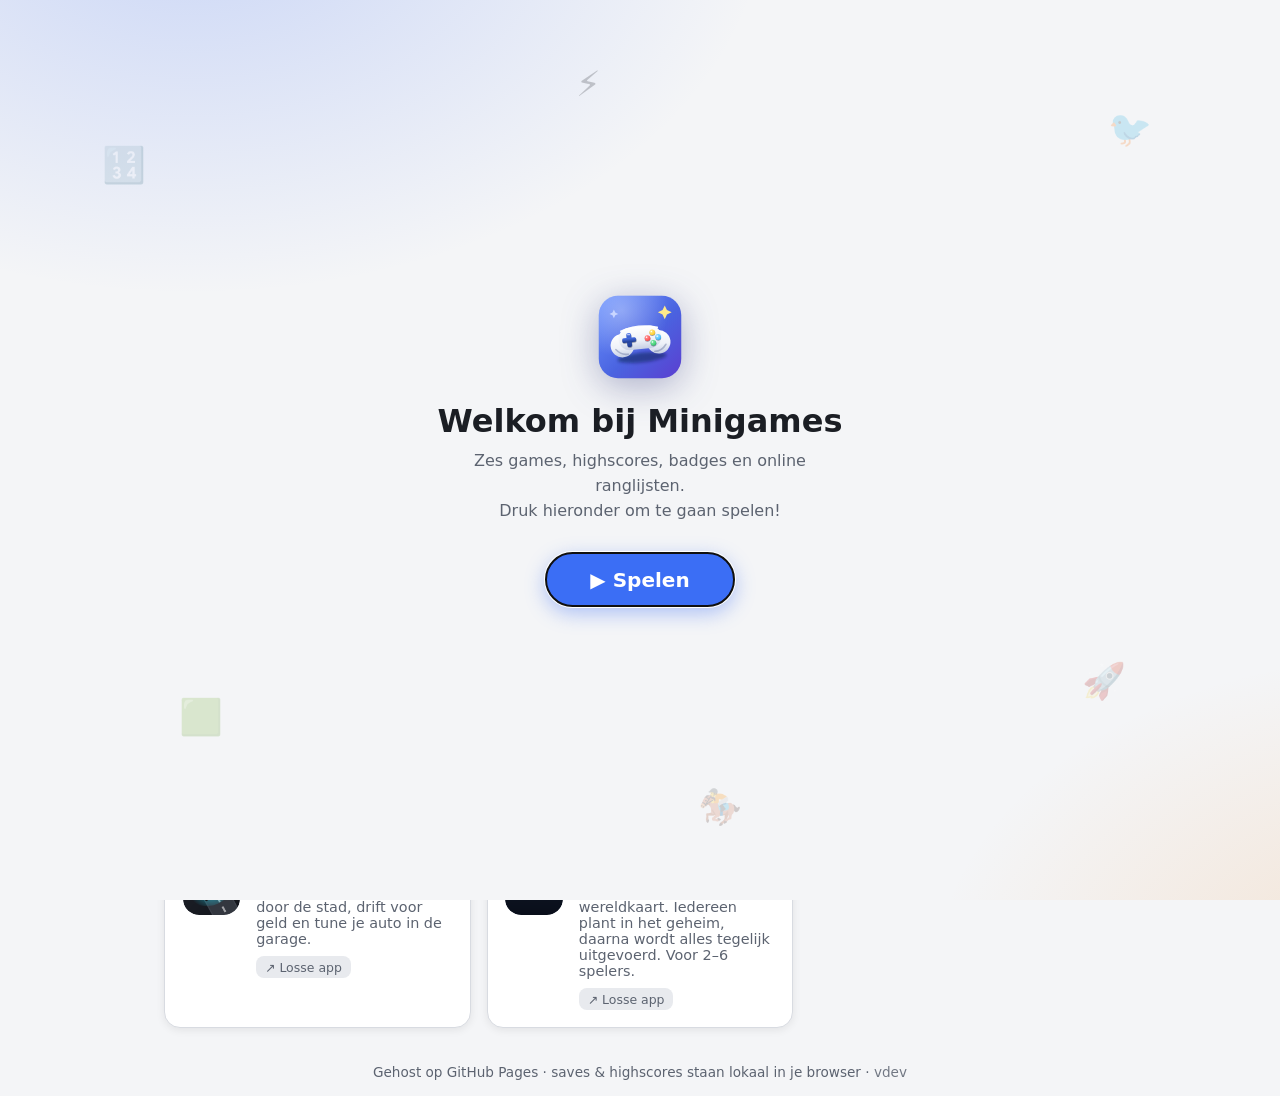
<file: index.html>
<!doctype html>
<html lang="nl">
<head>
  <meta charset="utf-8">
  <meta name="viewport" content="width=device-width, initial-scale=1">
  <title>Minigames</title>
  <meta name="description" content="Een verzameling minigames met highscores, gebouwd voor GitHub Pages.">
  <link rel="icon" type="image/png" sizes="192x192" href="icons/icon-192.png">

  <!-- PWA: installeerbaar via Chrome op Android -->
  <link rel="manifest" href="manifest.webmanifest">
  <link rel="apple-touch-icon" href="icons/icon-192.png">
  <meta name="mobile-web-app-capable" content="yes">
  <meta name="apple-mobile-web-app-capable" content="yes">
  <meta name="apple-mobile-web-app-title" content="Minigames">
  <meta name="theme-color" content="#16181d" media="(prefers-color-scheme: dark)">
  <meta name="theme-color" content="#f4f5f7" media="(prefers-color-scheme: light)">

  <link rel="stylesheet" href="css/style.css">
  <script>
    // Thema direct toepassen vóór de eerste render om een flits te voorkomen.
    // Thema staat plat in minigames.settings; oude opslag (v1) als terugval.
    try {
      let t = JSON.parse(localStorage.getItem('minigames.settings') || '{}').theme;
      if (!t) t = JSON.parse(localStorage.getItem('minigames.v1') || '{}')?.settings?.theme;
      if (t) document.documentElement.dataset.theme = t;
    } catch { /* geen opgeslagen data */ }
  </script>
</head>
<body>
  <!-- Gedeelde gradients/filters voor het app-logo (blijft altijd in de DOM). -->
  <svg width="0" height="0" style="position:absolute" aria-hidden="true">
    <defs>
      <linearGradient id="lg-body" x1="0" y1="0" x2="0" y2="1">
        <stop offset="0" stop-color="#ffffff"/>
        <stop offset="0.6" stop-color="#eef1f8"/>
        <stop offset="1" stop-color="#c6cfe4"/>
      </linearGradient>
      <linearGradient id="lg-dpad" x1="0" y1="0" x2="0" y2="1">
        <stop offset="0" stop-color="#4a71e8"/><stop offset="1" stop-color="#1f3c8f"/>
      </linearGradient>
      <radialGradient id="lg-by" cx="0.35" cy="0.3" r="1">
        <stop offset="0" stop-color="#ffe98a"/><stop offset="0.55" stop-color="#ffd23d"/><stop offset="1" stop-color="#cf9d12"/>
      </radialGradient>
      <radialGradient id="lg-bg" cx="0.35" cy="0.3" r="1">
        <stop offset="0" stop-color="#8af0b0"/><stop offset="0.55" stop-color="#48d17a"/><stop offset="1" stop-color="#1c9450"/>
      </radialGradient>
      <radialGradient id="lg-br" cx="0.35" cy="0.3" r="1">
        <stop offset="0" stop-color="#ff9d9d"/><stop offset="0.55" stop-color="#ff5b5b"/><stop offset="1" stop-color="#c23434"/>
      </radialGradient>
      <radialGradient id="lg-bb" cx="0.35" cy="0.3" r="1">
        <stop offset="0" stop-color="#a5e2ff"/><stop offset="0.55" stop-color="#4fc3ff"/><stop offset="1" stop-color="#2381c2"/>
      </radialGradient>
      <filter id="lg-soft" x="-60%" y="-60%" width="220%" height="220%"><feGaussianBlur stdDeviation="1.6"/></filter>
      <linearGradient id="lg-tile" x1="0" y1="0" x2="1" y2="1">
        <stop offset="0" stop-color="#6b93ff"/><stop offset="0.55" stop-color="#4a63e0"/><stop offset="1" stop-color="#5b3fd0"/>
      </linearGradient>
      <radialGradient id="lg-sheen" cx="0.28" cy="0.18" r="0.95">
        <stop offset="0" stop-color="rgba(255,255,255,0.32)"/><stop offset="0.6" stop-color="rgba(255,255,255,0)"/>
      </radialGradient>
    </defs>
  </svg>

  <div id="welcome" class="welcome" hidden>
    <div class="welcome-icons" aria-hidden="true">
      <span>🔢</span><span>🐦</span><span>🟩</span><span>🚀</span><span>⚡</span><span>🏇</span>
    </div>
    <div class="welcome-inner">
      <div class="welcome-logo" aria-hidden="true"><svg viewBox="0 0 64 64">
        <rect x="2" y="2" width="60" height="60" rx="14" fill="url(#lg-tile)"/>
        <rect x="2" y="2" width="60" height="60" rx="14" fill="url(#lg-sheen)"/>
        <g transform="translate(32 33) scale(0.78) rotate(-6) translate(-32 -33)">
          <ellipse cx="32" cy="51" rx="23" ry="4.5" fill="rgba(15,20,60,0.45)" filter="url(#lg-soft)"/>
          <g class="ctrl-spin">
          <circle cx="15" cy="38" r="11" fill="url(#lg-body)"/>
          <circle cx="49" cy="38" r="11" fill="url(#lg-body)"/>
          <rect x="12" y="22" width="40" height="21" rx="10.5" fill="url(#lg-body)"/>
          <path d="M15 24.5 q17 -5.5 34 0" stroke="rgba(255,255,255,0.95)" stroke-width="1.7" fill="none" stroke-linecap="round"/>
          <path d="M8.5 41 q4.5 6 11 5.5 M55.5 41 q-4.5 6 -11 5.5" stroke="rgba(90,105,150,0.4)" stroke-width="1.5" fill="none" stroke-linecap="round"/>
          <rect x="19.9" y="27.7" width="4.4" height="13" rx="1.6" fill="rgba(15,25,60,0.45)"/>
          <rect x="15.6" y="32" width="13" height="4.4" rx="1.6" fill="rgba(15,25,60,0.45)"/>
          <rect x="19.6" y="27" width="4.4" height="13" rx="1.6" fill="url(#lg-dpad)"/>
          <rect x="15.3" y="31.3" width="13" height="4.4" rx="1.6" fill="url(#lg-dpad)"/>
          <rect x="20.3" y="27.7" width="3" height="1.3" rx="0.65" fill="rgba(255,255,255,0.6)"/>
          <circle cx="44" cy="29.3" r="2.7" fill="rgba(15,25,60,0.4)"/>
          <circle cx="44" cy="28.6" r="2.7" fill="url(#lg-by)"/>
          <circle cx="43.2" cy="27.7" r="0.7" fill="rgba(255,255,255,0.95)"/>
          <circle cx="44" cy="39.1" r="2.7" fill="rgba(15,25,60,0.4)"/>
          <circle cx="44" cy="38.4" r="2.7" fill="url(#lg-bg)"/>
          <circle cx="43.2" cy="37.5" r="0.7" fill="rgba(255,255,255,0.95)"/>
          <circle cx="39" cy="34.2" r="2.7" fill="rgba(15,25,60,0.4)"/>
          <circle cx="39" cy="33.5" r="2.7" fill="url(#lg-br)"/>
          <circle cx="38.2" cy="32.6" r="0.7" fill="rgba(255,255,255,0.95)"/>
          <circle cx="49" cy="34.2" r="2.7" fill="rgba(15,25,60,0.4)"/>
          <circle cx="49" cy="33.5" r="2.7" fill="url(#lg-bb)"/>
          <circle cx="48.2" cy="32.6" r="0.7" fill="rgba(255,255,255,0.95)"/>
          </g>
        </g>
        <path d="M50 9 l1.6 3.4 3.4 1.6 -3.4 1.6 -1.6 3.4 -1.6 -3.4 -3.4 -1.6 3.4 -1.6 Z" fill="#ffe98a"/>
        <path d="M13 12 l1 2.2 2.2 1 -2.2 1 -1 2.2 -1 -2.2 -2.2 -1 2.2 -1 Z" fill="#c9d6ff"/>
      </svg></div>
      <h1>Welkom bij Minigames</h1>
      <p>Zes games, highscores, badges en online ranglijsten.<br>
         Druk hieronder om te gaan spelen!</p>
      <button id="welcome-play" class="btn btn-primary welcome-play">▶&nbsp;Spelen</button>
    </div>
  </div>

  <header class="app-header">
    <a class="app-title" href="#/"><svg class="app-logo" viewBox="0 0 64 64" aria-hidden="true">
      <rect x="2" y="2" width="60" height="60" rx="14" fill="url(#lg-tile)"/>
      <rect x="2" y="2" width="60" height="60" rx="14" fill="url(#lg-sheen)"/>
      <g transform="translate(32 33) scale(0.78) rotate(-6) translate(-32 -33)">
        <ellipse cx="32" cy="51" rx="23" ry="4.5" fill="rgba(15,20,60,0.45)" filter="url(#lg-soft)"/>
        <g class="ctrl-spin">
        <circle cx="15" cy="38" r="11" fill="url(#lg-body)"/>
        <circle cx="49" cy="38" r="11" fill="url(#lg-body)"/>
        <rect x="12" y="22" width="40" height="21" rx="10.5" fill="url(#lg-body)"/>
        <path d="M15 24.5 q17 -5.5 34 0" stroke="rgba(255,255,255,0.95)" stroke-width="1.7" fill="none" stroke-linecap="round"/>
        <rect x="19.9" y="27.7" width="4.4" height="13" rx="1.6" fill="rgba(15,25,60,0.45)"/>
        <rect x="15.6" y="32" width="13" height="4.4" rx="1.6" fill="rgba(15,25,60,0.45)"/>
        <rect x="19.6" y="27" width="4.4" height="13" rx="1.6" fill="url(#lg-dpad)"/>
        <rect x="15.3" y="31.3" width="13" height="4.4" rx="1.6" fill="url(#lg-dpad)"/>
        <circle cx="44" cy="29.3" r="2.7" fill="rgba(15,25,60,0.4)"/>
        <circle cx="44" cy="28.6" r="2.7" fill="url(#lg-by)"/>
        <circle cx="44" cy="39.1" r="2.7" fill="rgba(15,25,60,0.4)"/>
        <circle cx="44" cy="38.4" r="2.7" fill="url(#lg-bg)"/>
        <circle cx="39" cy="34.2" r="2.7" fill="rgba(15,25,60,0.4)"/>
        <circle cx="39" cy="33.5" r="2.7" fill="url(#lg-br)"/>
        <circle cx="49" cy="34.2" r="2.7" fill="rgba(15,25,60,0.4)"/>
        <circle cx="49" cy="33.5" r="2.7" fill="url(#lg-bb)"/>
        </g>
      </g>
      <path d="M50 9 l1.6 3.4 3.4 1.6 -3.4 1.6 -1.6 3.4 -1.6 -3.4 -3.4 -1.6 3.4 -1.6 Z" fill="#ffe98a"/>
    </svg> Minigames</a>
    <div class="header-actions">
      <span id="test-badge" class="test-badge" title="Testmodus actief — scores worden niet opgeslagen" hidden>🧪 Test</span>
      <button id="install-btn" class="btn btn-primary" hidden>Installeren</button>
      <button id="sync-status" class="sync-chip" title="Synchronisatiestatus" hidden></button>
      <button id="scores-btn" class="icon-btn" title="Highscores" aria-label="Highscores">🏆</button>
      <button id="account-btn" class="icon-btn" title="Inloggen / account aanmaken" aria-label="Account" hidden>👤</button>
      <button id="data-btn" class="icon-btn" title="Instellingen" aria-label="Instellingen">⚙️</button>
    </div>
  </header>

  <main id="view" class="view"></main>

  <footer class="app-footer">
    Gehost op GitHub Pages · saves &amp; highscores staan lokaal in je browser
    · <span id="app-version" class="app-version"></span>
  </footer>

  <dialog id="data-dialog"></dialog>

  <dialog id="account-dialog"></dialog>
  <dialog id="sync-dialog"></dialog>

  <script type="module" src="js/main.js"></script>
</body>
</html>
</file>
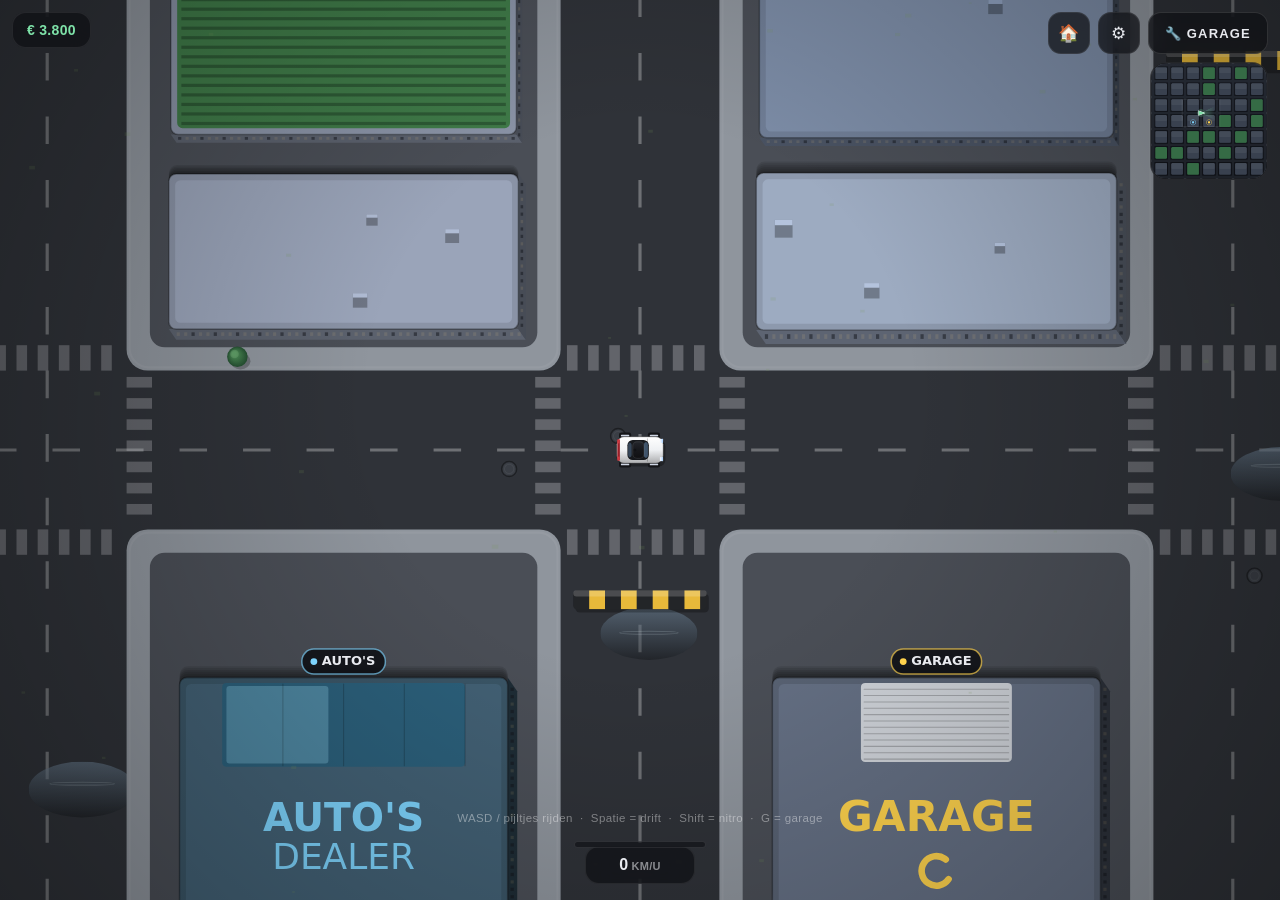
<file: stand-alone/citydrive/index.html>
<!DOCTYPE html>
<html lang="nl">
<head>
<meta charset="UTF-8">
<meta name="viewport" content="width=device-width, initial-scale=1.0, maximum-scale=1.0, user-scalable=no, viewport-fit=cover">
<title>City Drive</title>
<meta name="description" content="City Drive — een top-down rijgame met garage, tuning en drifts. Installeerbaar als app.">

<!-- PWA: installeerbaar via Chrome op Android (eigen scope, los van Minigames) -->
<link rel="manifest" href="manifest.webmanifest">
<link rel="icon" type="image/png" sizes="192x192" href="icons/icon-192.png">
<link rel="apple-touch-icon" href="icons/icon-192.png">
<meta name="mobile-web-app-capable" content="yes">
<meta name="apple-mobile-web-app-capable" content="yes">
<meta name="apple-mobile-web-app-title" content="City Drive">
<meta name="theme-color" content="#1a1c20">

<!-- Vang het install-aanbod van de browser zo vroeg mogelijk op (voordat de
     modules laden), anders is het event al voorbij als pwa.js gaat luisteren. -->
<script>
  window.__installPrompt = null;
  addEventListener('beforeinstallprompt', function (e) { e.preventDefault(); window.__installPrompt = e; dispatchEvent(new Event('install-available')); });
  addEventListener('appinstalled', function () { window.__installPrompt = null; dispatchEvent(new Event('install-available')); });
</script>

<!-- Stijl per UI-gebied: basis, HUD (rijden), garage -->
<link rel="stylesheet" href="css/base.css">
<link rel="stylesheet" href="css/hud.css">
<link rel="stylesheet" href="css/map.css">
<link rel="stylesheet" href="css/garage.css">
<link rel="stylesheet" href="css/dealer.css">
<link rel="stylesheet" href="css/settings.css">
</head>
<body>
<!-- Spelwereld -->
<canvas id="game"></canvas>

<!-- HUD: geld linksboven -->
<div id="hud">
  <div class="pill" id="money">€ 0</div>
</div>

<!-- HUD: drift-combo (verschijnt tijdens driften) -->
<div id="combo"><span id="comboMult">x2</span><span id="comboCash">+€ 0</span></div>

<!-- HUD: knoppen + minimap rechtsboven -->
<div id="topR">
  <div class="btnrow">
    <a class="icobtn" id="homeBtn" href="../../" title="Terug naar Minigames" style="text-decoration:none">🏠</a>
    <button class="icobtn" id="settingsBtn" title="Instellingen">⚙</button>
    <button id="garageBtn">🔧 GARAGE</button>
  </div>
  <canvas id="mini" width="236" height="236"></canvas>
</div>

<!-- HUD: snelheidsmeter + boost-meter onderaan -->
<div class="pill" id="speed">0<small>KM/U</small></div>
<div id="boostMeter"><i id="boostFill"></i></div>

<!-- Touch-besturing: één stick links doet sturen + gas/rem; knoppen rechts -->
<div class="stick" id="stickL"><div class="sticklbl">RIJDEN</div><div class="knob" id="knobL"></div></div>
<div id="boostBtn">NITRO</div>
<div id="driftBtn">DRIFT</div>
<div id="kbHint">WASD / pijltjes rijden &nbsp;·&nbsp; Spatie = drift &nbsp;·&nbsp; Shift = nitro &nbsp;·&nbsp; G = garage</div>

<!-- Instellingenmenu (installeren, geluid, reset) -->
<div id="settings">
  <div class="set-card">
    <div class="g-head">
      <div class="g-title">INSTELLINGEN</div>
      <button id="setClose">✕</button>
    </div>
    <button id="setInstall" class="set-row set-install"></button>
    <div id="setInstallHint" class="set-hint"></div>
    <div id="setSound" class="set-row"><span>Geluid</span><div class="tog" id="setSoundTog"></div></div>
    <button id="setReset" class="set-row">Reset positie</button>
  </div>
</div>

<!-- Uitklapbare grote kaart -->
<div id="mapOverlay">
  <button id="mapClose" title="Kaart sluiten">✕</button>
  <canvas id="bigmap"></canvas>
</div>

<!-- Autodealer-overlay (auto's kopen) -->
<div id="dealer">
  <div class="g-wrap">
    <div class="g-head">
      <div class="g-title">AUTODEALER</div>
      <div class="g-money" id="dealerMoney">€ 0</div>
      <button id="dealerClose">✕</button>
    </div>
    <div id="dPrevBox">
      <canvas id="dPrev"></canvas>
      <div id="dPrevName"></div>
      <div id="dPrevSub"></div>
    </div>
    <div id="dStats"></div>
    <button id="dBuy" class="d-buy"></button>
    <div id="dList"></div>
  </div>
</div>

<!-- Garage-overlay -->
<div id="garage">
  <div class="g-wrap">
    <div class="g-head">
      <div class="g-title">GARAGE</div>
      <div class="g-money" id="gMoney">€ 0</div>
      <button id="gClose">✕</button>
    </div>
    <div id="prevBox">
      <canvas id="prev"></canvas>
      <div id="prevName"></div>
      <div id="prevSub"></div>
    </div>
    <div id="gStats"></div>
    <div class="tabs">
      <button data-t="tune" class="on">Tuning</button>
      <button data-t="up">Upgrades</button>
    </div>
    <div class="tabpage on" id="tab-tune"></div>
    <div class="tabpage" id="tab-up"></div>
  </div>
</div>

<!-- Game als ES-modules; main.js zet alles op en draait de loop -->
<script type="module" src="js/main.js"></script>
</body>
</html>
</file>
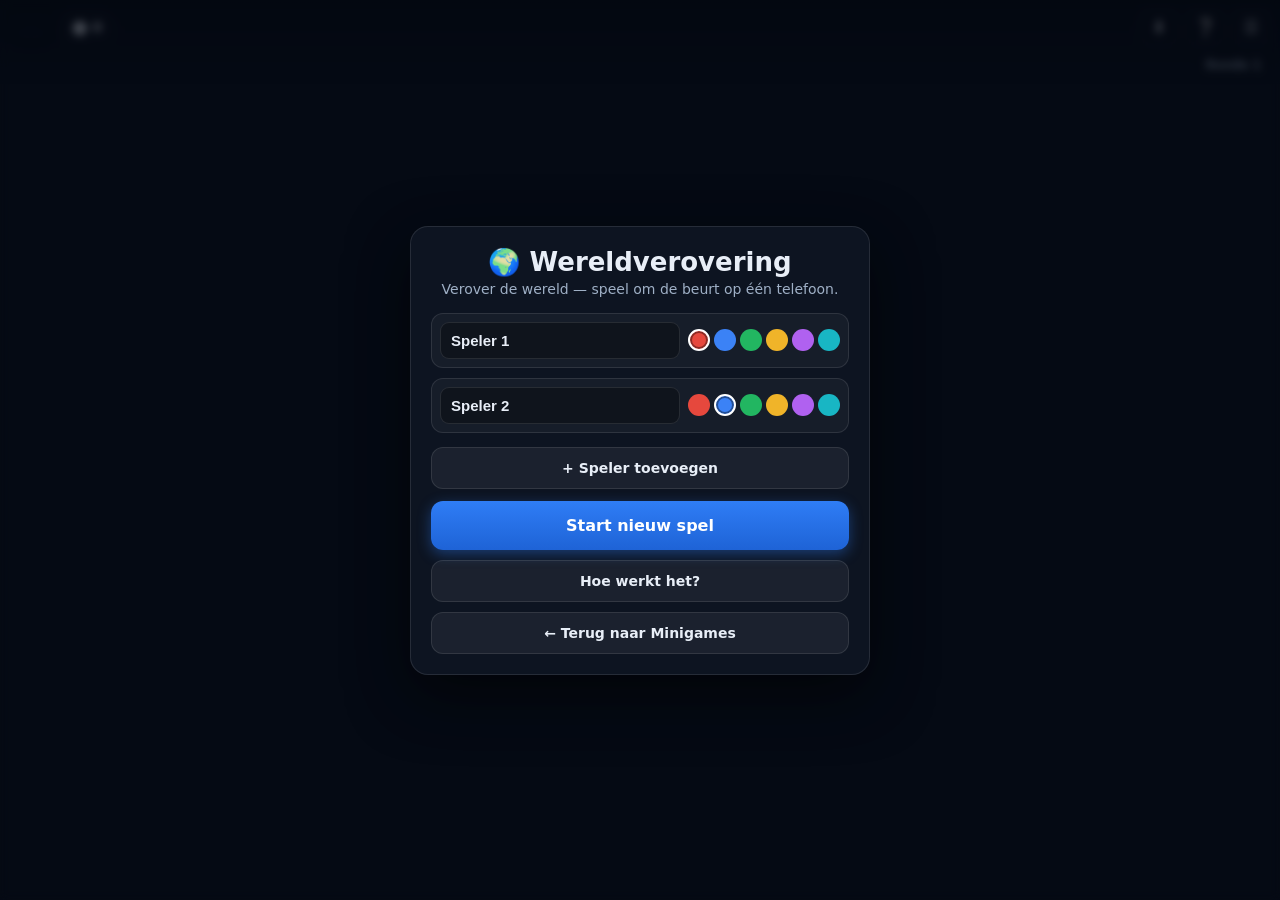
<file: stand-alone/wereldverovering/index.html>
<!DOCTYPE html>
<html lang="nl">
<head>
<meta charset="UTF-8">
<meta name="viewport" content="width=device-width, initial-scale=1.0, maximum-scale=1.0, user-scalable=no, viewport-fit=cover">
<title>Wereldverovering</title>
<meta name="description" content="Wereldverovering — verover de echte wereldkaart in een beurten-strategiespel voor 2–6 spelers op één telefoon.">

<!-- PWA: installeerbaar via Chrome op Android (eigen scope, los van Minigames) -->
<link rel="manifest" href="manifest.webmanifest">
<link rel="icon" type="image/png" sizes="192x192" href="icons/icon-192.png">
<link rel="apple-touch-icon" href="icons/icon-192.png">
<meta name="mobile-web-app-capable" content="yes">
<meta name="apple-mobile-web-app-capable" content="yes">
<meta name="apple-mobile-web-app-title" content="Wereldverovering">
<meta name="theme-color" content="#0b1220">

<link rel="stylesheet" href="css/base.css">
<link rel="stylesheet" href="css/hud.css">
<link rel="stylesheet" href="css/panel.css">
<link rel="stylesheet" href="css/screens.css">
</head>
<body>
<!-- Wereldkaart -->
<canvas id="map"></canvas>

<!-- HUD bovenaan -->
<div id="hud">
  <div class="row">
    <div id="turnPill" class="pill">—</div>
    <div id="goldVal" class="stat">⬤ 0</div>
    <div class="spacer"></div>
    <button class="icobtn" id="installBtn" title="App installeren" hidden>⬇</button>
    <button class="icobtn" id="helpBtn" title="Uitleg">❔</button>
    <button class="icobtn" id="menuBtn" title="Menu">☰</button>
  </div>
  <div class="row2">
    <div id="phaseBar"></div>
    <div id="roundVal" class="muted">Ronde 1</div>
  </div>
</div>

<!-- Onderpaneel met acties per fase -->
<div id="panel"></div>

<!-- Meldingen -->
<div id="toast"></div>

<!-- Schermvullende overlays (menu, doorgeven, dialoog, winst) -->
<div id="overlay"></div>

<script type="module" src="js/main.js"></script>
</body>
</html>
</file>
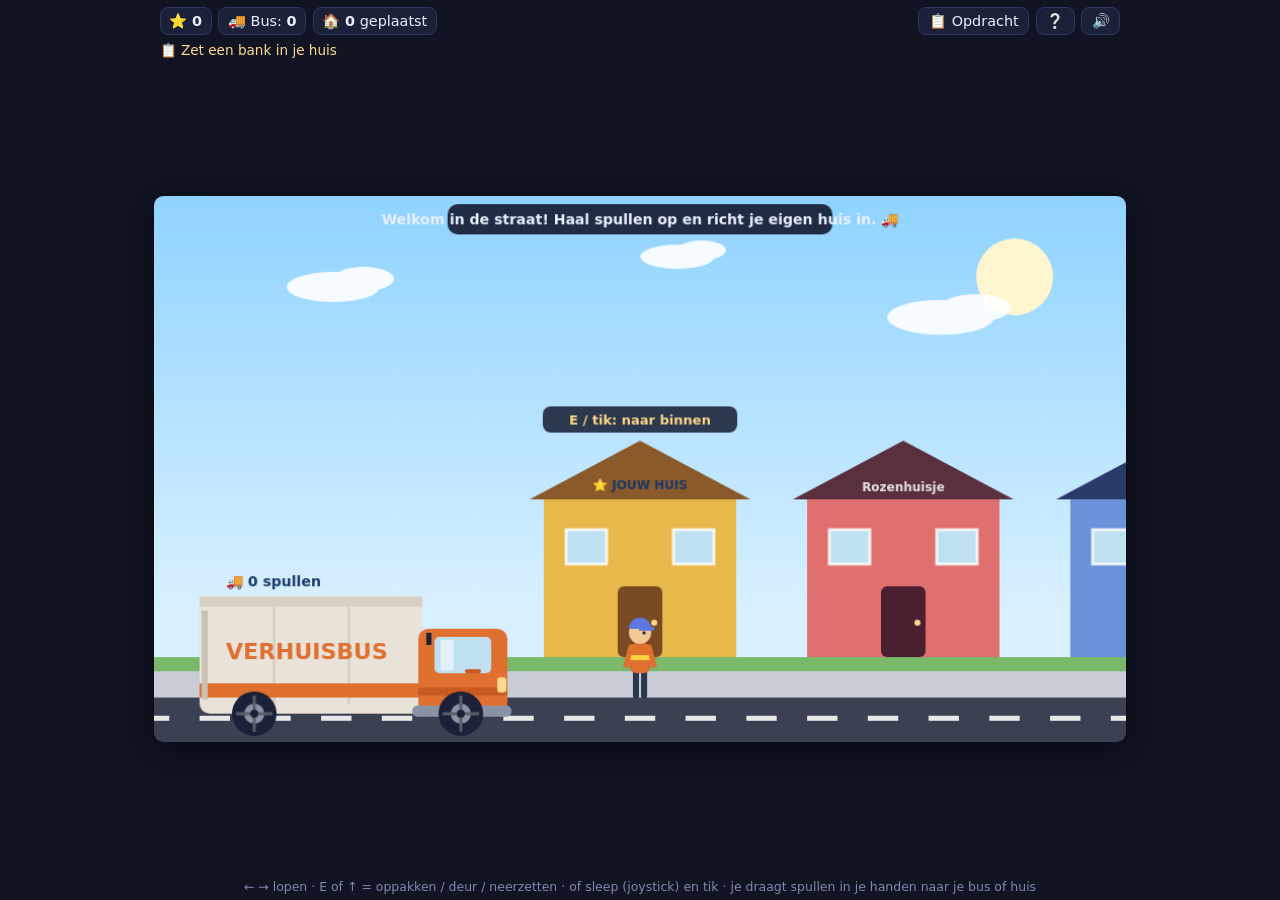
<file: verhuisdag.html>
<!doctype html>
<html lang="nl">
<head>
<meta charset="utf-8">
<meta name="viewport" content="width=device-width, initial-scale=1, user-scalable=no">
<title>Verhuisdag</title>
<link rel="icon" href="data:image/svg+xml,%3Csvg xmlns='http://www.w3.org/2000/svg' viewBox='0 0 64 64'%3E%3Ctext y='52' font-size='52'%3E%F0%9F%9A%9A%3C/text%3E%3C/svg%3E">
<style>
  /* Verhuisdag — zijaanzicht-verzamelspel: haal spullen uit de huizen in de
     straat, laad ze in je bus en richt je eigen lege huis in. Geen einde,
     wel kleine opdrachten. Losse testversie; framework-integratie komt later. */
  :root { color-scheme: dark; }
  * { box-sizing: border-box; }
  html, body { margin: 0; height: 100%; overflow: hidden; }
  body {
    background: #101423;
    color: #eaf0ff;
    font-family: system-ui, -apple-system, 'Segoe UI', sans-serif;
    display: flex; flex-direction: column; align-items: center;
    height: 100dvh;
    touch-action: none;
  }
  .top {
    width: 100%; max-width: 980px;
    display: flex; align-items: center; gap: 0.4rem;
    padding: 0.45rem 0.6rem; font-size: 0.9rem; flex-wrap: wrap;
  }
  .stat { background: #1a2138; border: 1px solid #2c3760; border-radius: 0.5rem; padding: 0.28rem 0.55rem; white-space: nowrap; }
  .stat b { font-variant-numeric: tabular-nums; }
  .spacer { flex: 1; }
  button.ui {
    background: #1a2138; color: #eaf0ff; border: 1px solid #2c3760;
    border-radius: 0.5rem; padding: 0.28rem 0.6rem; font-size: 0.9rem;
    font-family: inherit; cursor: pointer; white-space: nowrap;
  }
  button.ui:hover { border-color: #5b79e0; }
  .quest {
    width: 100%; max-width: 980px;
    padding: 0 0.6rem 0.3rem; font-size: 0.85rem; color: #ffd98a;
  }
  .veld {
    position: relative; flex: 1 1 auto; min-height: 0;
    width: 100%; max-width: 980px;
    display: flex; align-items: center; justify-content: center;
    padding: 0 0.25rem 0.25rem;
  }
  canvas { display: block; max-width: 100%; max-height: 100%; border-radius: 0.6rem; box-shadow: 0 6px 40px rgba(0,0,0,0.55); }
  .hint { color: #7f89ad; font-size: 0.78rem; text-align: center; padding: 0 0.75rem 0.4rem; }
  @media (hover: none) { .hint { display: none; } }
  /* bus-balk: verschijnt in je eigen huis om spullen te plaatsen */
  .busbar {
    width: 100%; max-width: 980px;
    display: none; gap: 0.4rem; overflow-x: auto;
    padding: 0.35rem 0.6rem 0.55rem;
  }
  .busbar.aan { display: flex; }
  .busbar button {
    background: #1a2138; color: #eaf0ff; border: 1px solid #2c3760;
    border-radius: 0.6rem; padding: 0.3rem 0.7rem; font-size: 0.85rem;
    font-family: inherit; cursor: pointer; white-space: nowrap;
  }
  .busbar button.sel { border-color: #ffd23d; color: #ffd23d; }
  /* paneel (opdrachten / bus / uitleg) */
  .paneel-wrap { position: fixed; inset: 0; display: none; align-items: center; justify-content: center; background: rgba(5,8,20,0.6); z-index: 80; }
  .paneel-wrap.open { display: flex; }
  .paneel {
    background: #141a30; border: 1px solid #2c3760; border-radius: 1rem;
    padding: 1.1rem 1.4rem; max-width: 24rem; margin: 1rem; max-height: 80dvh; overflow-y: auto;
    box-shadow: 0 10px 50px rgba(0,0,0,0.6);
  }
  .paneel h2 { margin: 0 0 0.5rem; font-size: 1.25rem; }
  .paneel p, .paneel li { color: #b9c4e8; font-size: 0.92rem; line-height: 1.45; }
  .paneel .dicht { margin-top: 0.7rem; font-weight: 700; background: #ffd23d; color: #201700; border: 0; border-radius: 0.6rem; padding: 0.5rem 1.3rem; cursor: pointer; font-family: inherit; }
  /* thumbstick */
  .stick-basis, .stick-knop { position: fixed; border-radius: 50%; pointer-events: none; transform: translate(-50%,-50%); z-index: 70; }
  .stick-basis { width: 84px; height: 84px; border: 2px solid rgba(255,255,255,0.4); background: rgba(255,255,255,0.08); }
  .stick-knop { width: 42px; height: 42px; z-index: 71; background: rgba(255,255,255,0.5); box-shadow: 0 2px 10px rgba(0,0,0,0.4); }
</style>
</head>
<body>
  <div class="top">
    <span class="stat">⭐ <b id="h-ster">0</b></span>
    <span class="stat">🚚 Bus: <b id="h-bus">0</b></span>
    <span class="stat">🏠 <b id="h-huis">0</b> geplaatst</span>
    <span class="stat" id="hand-stat" hidden>🙌 <b id="h-hand"></b></span>
    <span class="spacer"></span>
    <button class="ui" id="b-quest">📋 Opdracht</button>
    <button class="ui" id="b-help">❔</button>
    <button class="ui" id="b-mute" aria-label="Geluid aan of uit">🔊</button>
  </div>
  <div class="quest" id="questregel"></div>
  <div class="veld" id="veld"><canvas id="c" width="960" height="540" aria-label="Speelveld"></canvas></div>
  <div class="busbar" id="busbar"></div>
  <div class="hint">← → lopen · E of ↑ = oppakken / deur / neerzetten · of sleep (joystick) en tik · je draagt spullen in je handen naar je bus of huis</div>
  <div class="stick-basis" id="stick-basis" hidden></div>
  <div class="stick-knop" id="stick-knop" hidden></div>
  <div class="paneel-wrap" id="paneel-wrap"><div class="paneel" id="paneel"></div></div>

<script>
'use strict';
// ================= Verhuisdag =================
// Loop door de straat, ga huizen binnen (E/↑ of tik bij de deur), pak spullen
// (die gaan in je bus) en richt je eigen lege huis in. Kleine opdrachten geven
// richting; een einde is er niet. Alles wordt lokaal bewaard.

const W = 960, H = 540;
const canvas = document.getElementById('c');
const g = canvas.getContext('2d');

// ---------- catalogus van spullen ----------
// muur: hangt aan de muur (vaste hoogte); anders staat het op de vloer.
const SPUL = {
  bank:       { naam: 'bank',        w: 120, h: 52,  muur: false },
  stoel:      { naam: 'stoel',       w: 44,  h: 62,  muur: false },
  tafel:      { naam: 'tafel',       w: 92,  h: 48,  muur: false },
  lamp:       { naam: 'staande lamp',w: 34,  h: 92,  muur: false },
  plant:      { naam: 'plant',       w: 42,  h: 66,  muur: false },
  bed:        { naam: 'bed',         w: 128, h: 48,  muur: false },
  tv:         { naam: 'tv',          w: 78,  h: 62,  muur: false },
  boekenkast: { naam: 'boekenkast',  w: 70,  h: 108, muur: false },
  wasmachine: { naam: 'wasmachine',  w: 54,  h: 58,  muur: false },
  vloerkleed: { naam: 'vloerkleed',  w: 110, h: 10,  muur: false },
  theepot:    { naam: 'theepot',     w: 28,  h: 24,  muur: false },
  klok:       { naam: 'klok',        w: 34,  h: 34,  muur: true },
  schilderij: { naam: 'schilderij',  w: 62,  h: 46,  muur: true },
  spiegel:    { naam: 'spiegel',     w: 36,  h: 62,  muur: true },
};

// ---------- de straat (vast ontwerp, dus saves blijven kloppen) ----------
// Huis 0 is jouw eigen (lege) huis, met de verhuisbus ervoor.
const HUIZEN = [
  { naam: 'Jouw huis',     kleur: '#e8b84b', dak: '#8a5a2a', deur: '#7a4a22', eigen: true,  spul: [] },
  { naam: 'Rozenhuisje',   kleur: '#e07070', dak: '#5a3040', deur: '#4a2030', spul: [
    { type: 'bank', x: 190 }, { type: 'schilderij', x: 330 }, { type: 'plant', x: 430 }, { type: 'tafel', x: 560 }, { type: 'theepot', x: 700 }] },
  { naam: 'Blauwvilla',    kleur: '#6a92d8', dak: '#2a3a6a', deur: '#22305a', spul: [
    { type: 'bed', x: 200 }, { type: 'klok', x: 360 }, { type: 'stoel', x: 470 }, { type: 'boekenkast', x: 620 }, { type: 'vloerkleed', x: 760 }] },
  { naam: 'Groenhof',      kleur: '#7ab86a', dak: '#3a5a2a', deur: '#2e4a22', spul: [
    { type: 'plant', x: 180 }, { type: 'plant', x: 260 }, { type: 'tv', x: 420 }, { type: 'spiegel', x: 570 }, { type: 'lamp', x: 690 }] },
  { naam: 'Paarspand',     kleur: '#a67ad8', dak: '#4a2a6a', deur: '#3a2258', spul: [
    { type: 'wasmachine', x: 200 }, { type: 'tafel', x: 330 }, { type: 'stoel', x: 450 }, { type: 'schilderij', x: 580 }, { type: 'theepot', x: 700 }] },
  { naam: 'Zonnehuis',     kleur: '#e8d05a', dak: '#8a6a1a', deur: '#6a5216', spul: [
    { type: 'bank', x: 210 }, { type: 'lamp', x: 340 }, { type: 'klok', x: 450 }, { type: 'bed', x: 620 }, { type: 'vloerkleed', x: 770 }] },
  { naam: 'Grijsstee',     kleur: '#9aa4b5', dak: '#3a4150', deur: '#2e3542', spul: [
    { type: 'boekenkast', x: 190 }, { type: 'tv', x: 330 }, { type: 'spiegel', x: 460 }, { type: 'stoel', x: 570 }, { type: 'plant', x: 700 }] },
];
const HUIS_W = 190, HUIS_GAP = 70, STRAAT_PAD = 400; // extra ruimte links voor de bus
const BUS_OFFSET = 340, BUS_BREED = 310;             // plek + breedte van de bus op straat
HUIZEN.forEach((h, i) => { h.x = STRAAT_PAD + i * (HUIS_W + HUIS_GAP); });
const WERELD_W = STRAAT_PAD * 2 + HUIZEN.length * (HUIS_W + HUIS_GAP) - HUIS_GAP;
const KAMER_W = 860;                    // binnenruimte (voor elk huis gelijk)
const GROND = 470;                      // straatniveau op het canvas
const VLOER = 470;                      // vloerniveau binnen
const MUUR_Y = 260;                     // ophanghoogte muurspullen
const DEUR_BINNEN = 60;                 // deurpositie in de kamer

// ---------- opgeslagen toestand ----------
let save = null;
const leeg = () => ({
  versie: 1,
  gepakt: {},          // "huis:index" -> true (weggehaald uit dat huis)
  bus: [],             // typen in de bus (laadruimte)
  geplaatst: [],       // {type, x} in jouw huis
  dragen: null,        // wat je nu in je handen draagt (type of null)
  busX: HUIZEN[0].x - BUS_OFFSET, // linkerrand van de bus op straat (verplaatsbaar)
  sterren: 0,
  questNr: 0,
  spelerX: HUIZEN[0].x + HUIS_W / 2,
});
try { save = JSON.parse(localStorage.getItem('verhuisdag.v1') || 'null'); } catch (e) { save = null; }
if (!save || save.versie !== 1) save = leeg();
if (save.busX == null) save.busX = HUIZEN[0].x - BUS_OFFSET; // oudere saves
function bewaar() { try { localStorage.setItem('verhuisdag.v1', JSON.stringify(save)); } catch (e) { /* prima */ } }

// ---------- geluid ----------
let actx = null, muted = false;
function ensureAudio() {
  if (!actx) { try { actx = new (window.AudioContext || window.webkitAudioContext)(); } catch (e) { actx = null; } }
  if (actx && actx.state === 'suspended') actx.resume();
}
function toon(freq, dur, type, vol, slideTo, at) {
  if (muted || !actx) return;
  const t = actx.currentTime + (at || 0);
  const o = actx.createOscillator(), gn = actx.createGain();
  o.type = type; o.frequency.setValueAtTime(freq, t);
  if (slideTo) o.frequency.exponentialRampToValueAtTime(Math.max(1, slideTo), t + dur);
  gn.gain.setValueAtTime(vol, t); gn.gain.exponentialRampToValueAtTime(0.0001, t + dur);
  o.connect(gn).connect(actx.destination); o.start(t); o.stop(t + dur);
}
const sPak = () => { toon(500, 0.08, 'triangle', 0.14, 760); };
const sZet = () => { toon(300, 0.1, 'triangle', 0.13, 180); };
const sDeur = () => { toon(220, 0.12, 'square', 0.06, 160); };
const sSter = () => { toon(660, 0.12, 'square', 0.1, 880); toon(880, 0.16, 'square', 0.1, 1320, 0.1); };

// ---------- opdrachten (eindeloos: de lijst herhaalt met hogere aantallen) ----------
const QUESTS = [
  { tekst: 'Zet een bank in je huis', type: 'bank', n: 1 },
  { tekst: 'Zet een bed in je huis', type: 'bed', n: 1 },
  { tekst: 'Hang een schilderij op', type: 'schilderij', n: 1 },
  { tekst: 'Zet 2 planten in je huis', type: 'plant', n: 2 },
  { tekst: 'Zet een tv neer', type: 'tv', n: 1 },
  { tekst: 'Hang een klok op', type: 'klok', n: 1 },
  { tekst: 'Zet een tafel en een stoel neer', type: ['tafel', 'stoel'], n: 1 },
  { tekst: 'Leg een vloerkleed neer', type: 'vloerkleed', n: 1 },
  { tekst: 'Zet een boekenkast neer', type: 'boekenkast', n: 1 },
  { tekst: 'Hang een spiegel op', type: 'spiegel', n: 1 },
  { tekst: 'Zet de wasmachine neer', type: 'wasmachine', n: 1 },
  { tekst: 'Zet een staande lamp neer', type: 'lamp', n: 1 },
  { tekst: 'Zet een theepot in je huis', type: 'theepot', n: 1 },
];
function actieveQuest() {
  const basis = QUESTS[save.questNr % QUESTS.length];
  const ronde = Math.floor(save.questNr / QUESTS.length);
  const n = basis.n + ronde;                     // elke ronde eentje meer
  const tekst = ronde === 0 ? basis.tekst : `${basis.tekst} (totaal ${n})`;
  return { ...basis, n, tekst };
}
function telGeplaatst(type) { return save.geplaatst.filter((p) => p.type === type).length; }
function questKlaar(q) {
  const typen = Array.isArray(q.type) ? q.type : [q.type];
  return typen.every((t) => telGeplaatst(t) >= q.n);
}
function checkQuest() {
  const q = actieveQuest();
  if (!questKlaar(q)) return;
  save.sterren += 1;
  save.questNr += 1;
  sSter();
  confettiT = 1.4;
  hud();
}

// ---------- spelstatus ----------
let plek = 'straat';                    // 'straat', 'bus' of huis-index (binnen)
let spelerX = save.spelerX;             // in straat- of kamercoördinaten
let kijk = 1, loopFase = 0;
let bewegen = 0;                        // -1/0/1 (gewenst, uit invoer)
let rijden = false;                     // bestuur je de bus?
let wielFase = 0, rook = [];            // draaiende wielen + uitlaatpluimpjes
let confettiT = 0, deeltjes = [];
let melding = '', meldingT = 0;
let raf = 0, vorige = 0;

function zegt(t) { melding = t; meldingT = 2.2; }

function hud() {
  document.getElementById('h-ster').textContent = save.sterren;
  document.getElementById('h-bus').textContent = save.bus.length;
  document.getElementById('h-huis').textContent = save.geplaatst.length;
  document.getElementById('questregel').textContent = '📋 ' + actieveQuest().tekst;
  const hs = document.getElementById('hand-stat');
  if (save.dragen) { hs.hidden = false; document.getElementById('h-hand').textContent = SPUL[save.dragen].naam; }
  else hs.hidden = true;
  bouwBusbar();
}

// De keuzebalk uit de bus is vervangen: je draagt spullen nu in je handen.
function bouwBusbar() {
  const bar = document.getElementById('busbar');
  if (bar) bar.classList.remove('aan');
}

// ---------- acties ----------
function huisBijDeur() {
  // welke deur staat de speler voor (op straat)?
  for (let i = 0; i < HUIZEN.length; i++) {
    const deurX = HUIZEN[i].x + HUIS_W / 2;
    if (Math.abs(spelerX - deurX) < 34) return i;
  }
  return null;
}
// positie van spul i in de laadruimte + binnenbreedte van de bus
const busSpulX = (i) => 170 + i * 92;
const busBinnenBreed = () => Math.max(760, busSpulX(save.bus.length) + 110);
function busSpulInBuurt() {
  let best = null, afstand = 60;
  save.bus.forEach((type, i) => {
    const d = Math.abs(spelerX - busSpulX(i));
    if (d < afstand) { best = i; afstand = d; }
  });
  return best;
}

function spulInBuurt() {
  if (plek === 'straat' || plek === 'bus') return null;
  const h = HUIZEN[plek];
  const lijst = plek === 0
    ? save.geplaatst.map((p, i) => ({ ...p, eigenIndex: i }))
    : h.spul.map((s, i) => ({ ...s, huisIndex: i })).filter((s) => !save.gepakt[plek + ':' + s.huisIndex]);
  let best = null, bestAfstand = 55;
  for (const s of lijst) {
    const d = Math.abs(spelerX - s.x);
    if (d < bestAfstand) { best = s; bestAfstand = d; }
  }
  return best;
}
function actie() {
  ensureAudio();
  if (plek === 'straat') {
    // aan het rijden? Dan stap je uit.
    if (rijden) {
      rijden = false; spelerX = save.busX + BUS_BREED - 40; sDeur();
      zegt('Uitgestapt.'); bewaar(); hud();
      return;
    }
    // zones van de bus: cabine (rechts) = rijden, laadklep (links) = in-/uitladen
    const cabL = save.busX + BUS_BREED - 110, cabR = save.busX + BUS_BREED;
    const backL = save.busX, backR = cabL;
    const bijCab = spelerX > cabL && spelerX < cabR + 6;
    const bijBack = spelerX > backL && spelerX < backR;
    const i = huisBijDeur();
    if (bijCab) {                     // instappen en rijden (ook met iets in je handen)
      rijden = true; sDeur();
      zegt('Achter het stuur! ← → om te rijden, E om uit te stappen.');
      return;
    }
    if (save.dragen) {
      // met iets in je handen: bij de laadklep laad je het in, bij een deur ga je naar binnen
      if (bijBack) {
        save.bus.push(save.dragen); save.dragen = null;
        sZet(); zegt('In de bus geladen!'); bewaar(); hud();
      } else if (i != null) {
        binnengaan(i);
      } else {
        zegt('Je draagt iets — breng het naar je bus of naar je huis.');
      }
      return;
    }
    if (bijBack) {
      plek = 'bus'; spelerX = DEUR_BINNEN + 40; sDeur(); hud();
      zegt(save.bus.length ? 'Je laadruimte — loop naar een spul en pak het op.' : 'Nog leeg — haal spullen uit de huizen!');
      return;
    }
    if (i != null) binnengaan(i);
    return;
  }
  if (plek === 'bus') {
    if (spelerX < DEUR_BINNEN + 55) {
      plek = 'straat'; spelerX = save.busX + BUS_BREED / 2; sDeur(); hud();
      return;
    }
    if (save.dragen) {                        // in de bus neerzetten
      save.bus.push(save.dragen); save.dragen = null;
      sZet(); zegt('Neergezet in de bus.'); bewaar(); hud();
      return;
    }
    const bi = busSpulInBuurt();              // uit de bus in je handen nemen
    if (bi != null) {
      save.dragen = save.bus[bi]; save.bus.splice(bi, 1);
      sPak(); zegt('In je handen: ' + SPUL[save.dragen].naam); bewaar(); hud();
    }
    return;
  }
  // binnen een huis: bij de deur = naar buiten
  if (spelerX < DEUR_BINNEN + 45) {
    const terug = HUIZEN[plek].x + HUIS_W / 2;
    plek = 'straat'; spelerX = terug; sDeur(); hud();
    return;
  }
  if (plek === 0) {
    // eigen huis: draag je iets, dan zet je het hier neer; anders pak je iets weer op
    if (save.dragen) {
      const x = Math.max(DEUR_BINNEN + 70, Math.min(KAMER_W - 40, spelerX));
      save.geplaatst.push({ type: save.dragen, x });
      save.dragen = null;
      sZet(); bewaar(); hud(); checkQuest(); bewaar();
      return;
    }
    const s = spulInBuurt();
    if (s && s.eigenIndex != null) {
      save.geplaatst.splice(s.eigenIndex, 1);
      save.dragen = s.type;
      sPak(); zegt('Weer in je handen: ' + SPUL[s.type].naam);
      bewaar(); hud();
    }
    return;
  }
  // andermans huis: spul in je handen pakken (één tegelijk)
  if (save.dragen) { zegt('Je handen zijn vol — breng dit eerst weg.'); return; }
  const s = spulInBuurt();
  if (s && s.huisIndex != null) {
    save.gepakt[plek + ':' + s.huisIndex] = true;
    save.dragen = s.type;
    sPak(); zegt('Opgepakt: ' + SPUL[s.type].naam + ' 🙌');
    bewaar(); hud();
  }
}

function binnengaan(i) {
  plek = i; spelerX = DEUR_BINNEN + 30; sDeur(); hud();
  zegt(HUIZEN[i].eigen
    ? (save.dragen ? 'Loop naar een plek en zet het neer.' : 'Welkom thuis! Haal iets uit je bus of van elders om neer te zetten.')
    : HUIZEN[i].naam + ' — pak wat je mooi vindt!');
}

// ---------- update ----------
function update(dt) {
  if (meldingT > 0) meldingT -= dt;
  if (confettiT > 0) {
    confettiT -= dt;
    if (deeltjes.length < 80) for (let i = 0; i < 4; i++) deeltjes.push({
      x: Math.random() * W, y: -10, vy: 120 + Math.random() * 160, vx: (Math.random() - 0.5) * 60,
      kleur: ['#ffd23d', '#ff6b9d', '#48d17a', '#4fc3ff', '#c08ee8'][i % 5], r: 3 + Math.random() * 4, rot: Math.random() * 6,
    });
  }
  for (const p of deeltjes) { p.y += p.vy * dt; p.x += p.vx * dt; p.rot += dt * 4; }
  deeltjes = deeltjes.filter((p) => p.y < H + 20);

  // uitlaatpluimpjes achter de rijdende bus
  for (const p of rook) { p.x += p.vx * dt; p.y -= 14 * dt; p.life -= dt; p.r += dt * 10; }
  rook = rook.filter((p) => p.life > 0);

  if (rijden) {
    // de bus besturen: sneller dan lopen, blijft binnen de wereld
    if (bewegen !== 0) {
      kijk = bewegen;
      save.busX += bewegen * 470 * dt;
      save.busX = Math.max(10, Math.min(WERELD_W - BUS_BREED - 10, save.busX));
      wielFase += bewegen * dt * 12;
      if (rook.length < 24) rook.push({ x: save.busX + 8, y: GROND + 8, vx: -20 - Math.random() * 20, r: 3, life: 0.6 + Math.random() * 0.4 });
    }
    spelerX = save.busX + BUS_BREED - 40; // "speler" bij de cabine houden
    save.spelerX = spelerX;
    return;
  }

  const snelheid = 280;
  if (bewegen !== 0) {
    kijk = bewegen;
    spelerX += bewegen * snelheid * dt;
    loopFase += dt * 11;
  }
  const maxX = plek === 'straat' ? WERELD_W - 20 : plek === 'bus' ? busBinnenBreed() - 20 : KAMER_W - 20;
  spelerX = Math.max(20, Math.min(maxX, spelerX));
  if (plek === 'straat') { save.spelerX = spelerX; }
}

// ---------- tekenen: spullen ----------
function tekenSpul(type, x, grondY, alpha, alsVloer) {
  const d = SPUL[type];
  g.save();
  if (alpha != null) g.globalAlpha = alpha;
  const hangt = d.muur && !alsVloer;    // in de handen tekenen we alles als los object
  const y = hangt ? MUUR_Y : grondY;    // muurspullen hangen, rest staat
  const l = x - d.w / 2, t = hangt ? y - d.h / 2 : y - d.h;
  switch (type) {
    case 'bank':
      g.fillStyle = '#c05a5a'; rr(l, t + 14, d.w, d.h - 14, 10);
      g.fillStyle = '#d87070'; rr(l + 6, t, d.w - 12, 26, 8);
      g.fillStyle = '#a84848'; rr(l, t + 10, 16, d.h - 10, 6); rr(l + d.w - 16, t + 10, 16, d.h - 10, 6);
      break;
    case 'stoel':
      g.fillStyle = '#8a5a2a'; g.fillRect(l + 4, t, 8, d.h); g.fillRect(l + 4, t + 34, d.w - 8, 8);
      g.fillRect(l + 6, t + 42, 5, 20); g.fillRect(l + d.w - 12, t + 42, 5, 20);
      break;
    case 'tafel':
      g.fillStyle = '#a8743a'; g.fillRect(l, t + 10, d.w, 10);
      g.fillStyle = '#8a5a2a'; g.fillRect(l + 8, t + 20, 8, d.h - 20); g.fillRect(l + d.w - 16, t + 20, 8, d.h - 20);
      break;
    case 'lamp':
      g.fillStyle = '#4a4e57'; g.fillRect(l + d.w / 2 - 3, t + 22, 6, d.h - 26); g.fillRect(l + 4, t + d.h - 6, d.w - 8, 6);
      g.fillStyle = '#ffd98a'; g.beginPath(); g.moveTo(l + 2, t + 24); g.lineTo(l + d.w - 2, t + 24); g.lineTo(l + d.w - 9, t); g.lineTo(l + 9, t); g.closePath(); g.fill();
      break;
    case 'plant':
      g.fillStyle = '#b8743a'; g.fillRect(l + 8, t + d.h - 22, d.w - 16, 22);
      g.fillStyle = '#3a9a4a';
      g.beginPath(); g.ellipse(x, t + 22, 18, 24, 0, 0, Math.PI * 2); g.fill();
      g.beginPath(); g.ellipse(x - 13, t + 32, 12, 16, -0.5, 0, Math.PI * 2); g.fill();
      g.beginPath(); g.ellipse(x + 13, t + 32, 12, 16, 0.5, 0, Math.PI * 2); g.fill();
      break;
    case 'bed':
      g.fillStyle = '#8a5a2a'; g.fillRect(l, t, 10, d.h); g.fillRect(l + d.w - 10, t + 10, 10, d.h - 10);
      g.fillStyle = '#e8e2f0'; rr(l + 6, t + 16, d.w - 12, 18, 6);
      g.fillStyle = '#7a9ae0'; rr(l + 6, t + 30, d.w - 12, 14, 4);
      g.fillStyle = '#fff'; rr(l + 12, t + 12, 30, 12, 5);
      break;
    case 'tv':
      g.fillStyle = '#8a5a2a'; g.fillRect(l, t + d.h - 14, d.w, 14);
      g.fillStyle = '#14161d'; rr(l + 6, t, d.w - 12, d.h - 18, 4);
      g.fillStyle = '#3a6ae0'; rr(l + 10, t + 4, d.w - 20, d.h - 28, 2);
      break;
    case 'boekenkast':
      g.fillStyle = '#8a5a2a'; g.fillRect(l, t, d.w, d.h);
      g.fillStyle = '#6a4520'; g.fillRect(l + 5, t + 5, d.w - 10, d.h - 10);
      for (let p = 0; p < 3; p++) {
        const py = t + 12 + p * 32;
        g.fillStyle = '#8a5a2a'; g.fillRect(l + 5, py + 22, d.w - 10, 5);
        const kleuren = ['#c05a5a', '#5b79e0', '#48b17a', '#e8b84b'];
        for (let b = 0; b < 5; b++) { g.fillStyle = kleuren[(p + b) % 4]; g.fillRect(l + 9 + b * 11, py, 9, 22); }
      }
      break;
    case 'wasmachine':
      g.fillStyle = '#dfe3ea'; rr(l, t, d.w, d.h, 6);
      g.fillStyle = '#8a93a5'; g.beginPath(); g.arc(x, t + d.h / 2 + 4, 16, 0, Math.PI * 2); g.fill();
      g.fillStyle = '#3a6a8a'; g.beginPath(); g.arc(x, t + d.h / 2 + 4, 11, 0, Math.PI * 2); g.fill();
      g.fillStyle = '#5b79e0'; g.fillRect(l + 6, t + 5, 14, 5);
      break;
    case 'vloerkleed':
      g.fillStyle = '#b8608a'; rr(l, t, d.w, d.h, 5);
      g.fillStyle = '#d880aa'; rr(l + 12, t + 2, d.w - 24, d.h - 4, 4);
      break;
    case 'theepot':
      g.fillStyle = '#5b9ae0'; g.beginPath(); g.ellipse(x, t + d.h - 10, 12, 10, 0, 0, Math.PI * 2); g.fill();
      g.fillStyle = '#5b9ae0'; g.fillRect(l + d.w - 8, t + 4, 5, 10); g.beginPath(); g.moveTo(l, t + 8); g.lineTo(l + 8, t + 6); g.lineTo(l + 8, t + 14); g.closePath(); g.fill();
      g.fillStyle = '#3a6ab0'; g.beginPath(); g.arc(x, t + 4, 3, 0, Math.PI * 2); g.fill();
      break;
    case 'klok':
      g.fillStyle = '#8a5a2a'; g.beginPath(); g.arc(x, y, 17, 0, Math.PI * 2); g.fill();
      g.fillStyle = '#fff6e0'; g.beginPath(); g.arc(x, y, 13, 0, Math.PI * 2); g.fill();
      g.strokeStyle = '#222'; g.lineWidth = 2;
      g.beginPath(); g.moveTo(x, y); g.lineTo(x, y - 9); g.moveTo(x, y); g.lineTo(x + 6, y + 2); g.stroke();
      break;
    case 'schilderij':
      g.fillStyle = '#c8a03a'; rr(l, t, d.w, d.h, 3);
      g.fillStyle = '#2a6fdb'; g.fillRect(l + 6, t + 6, d.w - 12, d.h - 12);
      g.fillStyle = '#e8b84b'; g.beginPath(); g.arc(l + d.w * 0.3, t + d.h * 0.4, 6, 0, Math.PI * 2); g.fill();
      g.fillStyle = '#3a7a3a'; g.beginPath(); g.moveTo(l + 6, t + d.h - 6); g.lineTo(l + d.w * 0.45, t + d.h * 0.45); g.lineTo(l + d.w - 6, t + d.h - 6); g.closePath(); g.fill();
      break;
    case 'spiegel':
      g.fillStyle = '#c8a03a'; rr(l, t, d.w, d.h, 12);
      g.fillStyle = '#bfe0e8'; rr(l + 5, t + 5, d.w - 10, d.h - 10, 9);
      g.fillStyle = 'rgba(255,255,255,0.7)'; g.fillRect(l + 9, t + 9, 6, d.h - 22);
      break;
  }
  g.restore();
}
function rr(x, y, w, h, r) {
  r = Math.min(r, w / 2, h / 2);
  g.beginPath();
  g.moveTo(x + r, y);
  g.arcTo(x + w, y, x + w, y + h, r);
  g.arcTo(x + w, y + h, x, y + h, r);
  g.arcTo(x, y + h, x, y, r);
  g.arcTo(x, y, x + w, y, r);
  g.closePath(); g.fill();
}

// ---------- tekenen: speler ----------
function tekenSpeler(x, grondY) {
  const been = Math.sin(loopFase) * (bewegen !== 0 ? 6 : 0);
  g.save();
  g.translate(x, grondY);
  g.scale(kijk, 1);
  // benen
  g.strokeStyle = '#2a3550'; g.lineWidth = 6; g.lineCap = 'round';
  g.beginPath(); g.moveTo(-4, -26); g.lineTo(-4 + been, 0); g.moveTo(4, -26); g.lineTo(4 - been, 0); g.stroke();
  // lijf (overall)
  g.fillStyle = '#e07030'; rr(-11, -52, 22, 30, 8);
  g.fillStyle = '#ffd23d'; g.fillRect(-11, -40, 22, 5);
  // armen
  g.strokeStyle = '#e07030'; g.lineWidth = 5;
  g.beginPath(); g.moveTo(-9, -48); g.lineTo(-14, -30 + been * 0.5); g.moveTo(9, -48); g.lineTo(14, -30 - been * 0.5); g.stroke();
  // hoofd + pet
  g.fillStyle = '#f2c894'; g.beginPath(); g.arc(0, -62, 11, 0, Math.PI * 2); g.fill();
  g.fillStyle = '#5b79e0'; g.beginPath(); g.arc(0, -66, 11, Math.PI, 0); g.fill(); g.fillRect(-1, -68, 15, 4);
  g.fillStyle = '#222'; g.beginPath(); g.arc(4, -62, 1.6, 0, Math.PI * 2); g.fill();
  g.restore();
}

// Wat je in je handen draagt, voor de speler getekend (kleiner, op armhoogte).
function tekenInHanden(px, grondY) {
  if (!save.dragen) return;
  const d = SPUL[save.dragen];
  const sc = Math.min(0.62, 66 / Math.max(d.w, d.h)); // grote spullen iets kleiner
  g.save();
  g.translate(px + kijk * 12, grondY - 40);
  g.scale(sc, sc);
  // handjes onder het voorwerp
  g.fillStyle = '#f2c894';
  g.beginPath(); g.arc(-d.w * 0.32, 6, 6, 0, Math.PI * 2); g.arc(d.w * 0.32, 6, 6, 0, Math.PI * 2); g.fill();
  tekenSpul(save.dragen, 0, d.h / 2, 1, true);
  g.restore();
}

// ---------- tekenen: straat & interieur ----------
function tekenStraat(camera) {
  // lucht
  const lucht = g.createLinearGradient(0, 0, 0, H);
  lucht.addColorStop(0, '#8fd3ff'); lucht.addColorStop(0.75, '#d8f0ff');
  g.fillStyle = lucht; g.fillRect(0, 0, W, H);
  g.fillStyle = '#fff6cf'; g.beginPath(); g.arc(W - 110 , 80, 38, 0, Math.PI * 2); g.fill();
  g.fillStyle = 'rgba(255,255,255,0.9)';
  for (const [cx, cy, s] of [[180, 90, 1], [520, 60, 0.8], [780, 120, 1.15]]) {
    const wx = (cx - camera * 0.2 % W + W) % W;
    g.beginPath(); g.ellipse(wx, cy, 46 * s, 15 * s, 0, 0, Math.PI * 2); g.ellipse(wx + 30 * s, cy - 8 * s, 30 * s, 12 * s, 0, 0, Math.PI * 2); g.fill();
  }
  // gras + stoep + weg
  g.fillStyle = '#7ab86a'; g.fillRect(0, GROND - 14, W, 14);
  g.fillStyle = '#c8ccd4'; g.fillRect(0, GROND, W, 26);
  g.fillStyle = '#3a4150'; g.fillRect(0, GROND + 26, W, H - GROND - 26);
  g.fillStyle = '#e8e8e8';
  for (let x = -((camera) % 60); x < W; x += 60) g.fillRect(x, GROND + 44, 30, 5);

  // huizen
  HUIZEN.forEach((h, i) => {
    const x = h.x - camera;
    if (x + HUIS_W < -40 || x > W + 40) return;
    // romp
    g.fillStyle = h.kleur; g.fillRect(x, GROND - 170, HUIS_W, 156);
    // dak
    g.fillStyle = h.dak;
    g.beginPath(); g.moveTo(x - 14, GROND - 170); g.lineTo(x + HUIS_W / 2, GROND - 228); g.lineTo(x + HUIS_W + 14, GROND - 170); g.closePath(); g.fill();
    // ramen
    g.fillStyle = '#bfe0f0';
    g.fillRect(x + 22, GROND - 140, 40, 34); g.fillRect(x + HUIS_W - 62, GROND - 140, 40, 34);
    g.strokeStyle = 'rgba(255,255,255,0.8)'; g.lineWidth = 3;
    g.strokeRect(x + 22, GROND - 140, 40, 34); g.strokeRect(x + HUIS_W - 62, GROND - 140, 40, 34);
    // deur
    const deurX = x + HUIS_W / 2 - 22;
    g.fillStyle = h.deur; rr(deurX, GROND - 84, 44, 70, 6);
    g.fillStyle = '#ffd98a'; g.beginPath(); g.arc(deurX + 36, GROND - 48, 3, 0, Math.PI * 2); g.fill();
    // naambordje (eigen huis krijgt alleen het ster-label)
    g.font = '700 12px system-ui'; g.textAlign = 'center';
    if (h.eigen) {
      g.fillStyle = '#1a3a6a';
      g.fillText('⭐ JOUW HUIS', x + HUIS_W / 2, GROND - 180);
    } else {
      g.fillStyle = 'rgba(255,255,255,0.85)';
      g.fillText(h.naam, x + HUIS_W / 2, GROND - 178);
    }
    g.textAlign = 'start';
  });

  // uitlaatpluimpjes (achter de bus, in wereldcoördinaten)
  for (const p of rook) {
    g.globalAlpha = Math.max(0, p.life * 0.5);
    g.fillStyle = '#b9b0a2';
    g.beginPath(); g.arc(p.x - camera, p.y, p.r, 0, Math.PI * 2); g.fill();
  }
  g.globalAlpha = 1;

  // de verhuisbus — een joekel van een bakwagen die je kunt besturen!
  const busX = save.busX - camera;
  if (busX > -BUS_BREED - 40 && busX < W + 40) {
    const wiggle = rijden && bewegen !== 0 ? Math.sin(wielFase * 3) * 0.6 : 0;
    // laadbak
    g.fillStyle = '#e8e2d8'; rr(busX, GROND - 74 + wiggle, 220, 116, 10);
    g.fillStyle = '#d8d0c2'; g.fillRect(busX, GROND - 74 + wiggle, 220, 10);       // dakrand
    g.fillStyle = 'rgba(0,0,0,0.08)';                                              // paneelnaden
    g.fillRect(busX + 72, GROND - 64 + wiggle, 3, 96); g.fillRect(busX + 146, GROND - 64 + wiggle, 3, 96);
    g.fillStyle = '#e07030'; g.fillRect(busX, GROND + 12 + wiggle, 220, 14);       // oranje streep
    g.fillStyle = '#c8c0b0'; g.fillRect(busX + 2, GROND - 60 + wiggle, 6, 88);     // achterdeur-kier
    // cabine met ruit, grille en koplamp
    g.fillStyle = '#e07030'; rr(busX + 216, GROND - 42 + wiggle, 88, 84, 10);
    g.fillStyle = '#bfe0f0'; rr(busX + 232, GROND - 34 + wiggle, 56, 36, 5);
    g.fillStyle = 'rgba(255,255,255,0.55)'; g.fillRect(busX + 238, GROND - 31 + wiggle, 13, 30);
    // bestuurder in de cabine als je rijdt
    if (rijden) {
      g.fillStyle = '#f2c894'; g.beginPath(); g.arc(busX + 262, GROND - 16 + wiggle, 10, 0, Math.PI * 2); g.fill();
      g.fillStyle = '#5b79e0'; g.beginPath(); g.arc(busX + 262, GROND - 20 + wiggle, 10, Math.PI, 0); g.fill();
      g.fillStyle = '#222'; g.beginPath(); g.arc(busX + 258, GROND - 15 + wiggle, 1.6, 0, Math.PI * 2); g.fill();
    }
    g.fillStyle = '#c85a20'; g.fillRect(busX + 216, GROND + 16 + wiggle, 88, 8);
    g.fillStyle = '#ffd98a'; rr(busX + 294, GROND + 6 + wiggle, 9, 15, 3);
    g.fillStyle = '#1a2138'; g.fillRect(busX + 224, GROND - 38 + wiggle, 5, 12);   // spiegel
    g.fillStyle = '#c85a20'; rr(busX + 262, GROND - 2 + wiggle, 16, 4, 2);         // deurgreep
    g.fillStyle = '#8a93a5'; rr(busX + 210, GROND + 34, 98, 11, 5);                // bumper
    // wielen met draaiende velg
    for (const wc of [busX + 54, busX + 258]) {
      g.fillStyle = '#1a2138'; g.beginPath(); g.arc(wc, GROND + 42, 22, 0, Math.PI * 2); g.fill();
      g.fillStyle = '#8a93a5'; g.beginPath(); g.arc(wc, GROND + 42, 10, 0, Math.PI * 2); g.fill();
      g.strokeStyle = '#5a5e68'; g.lineWidth = 3;
      for (let k = 0; k < 4; k++) {
        const a = wielFase + k * Math.PI / 2;
        g.beginPath(); g.moveTo(wc, GROND + 42); g.lineTo(wc + Math.cos(a) * 18, GROND + 42 + Math.sin(a) * 18); g.stroke();
      }
      g.fillStyle = '#1a2138'; g.beginPath(); g.arc(wc, GROND + 42, 4, 0, Math.PI * 2); g.fill();
    }
    // opdruk + teller erboven
    g.fillStyle = '#e07030'; g.font = '800 22px system-ui'; g.fillText('VERHUISBUS', busX + 26, GROND - 12 + wiggle);
    g.fillStyle = '#1a3a6a'; g.font = '700 14px system-ui'; g.fillText('🚚 ' + save.bus.length + ' spullen', busX + 26, GROND - 84 + wiggle);
  }

  if (!rijden) {
    tekenSpeler(spelerX - camera, GROND + 24);
    tekenInHanden(spelerX - camera, GROND + 24);
  }

  // hints
  const hintBox = (hx, hy, txt) => {
    g.fillStyle = 'rgba(20,26,48,0.85)'; rr(hx - 96, hy, 192, 26, 8);
    g.fillStyle = '#ffd98a'; g.font = '600 13px system-ui'; g.textAlign = 'center';
    g.fillText(txt, hx, hy + 18); g.textAlign = 'start';
  };
  if (rijden) {
    hintBox(busX + BUS_BREED - 60, GROND - 118, 'E / tik: uitstappen');
  } else {
    const cabL = save.busX + BUS_BREED - 110, cabR = save.busX + BUS_BREED;
    const backL = save.busX, backR = cabL;
    if (spelerX > cabL && spelerX < cabR + 6) hintBox(save.busX + BUS_BREED - 55 - camera, GROND - 118, 'E / tik: instappen & rijden');
    else if (spelerX > backL && spelerX < backR) hintBox(save.busX + 100 - camera, GROND - 128, save.dragen ? 'E / tik: in de bus laden' : 'E / tik: in de bus');
    const bij = huisBijDeur();
    if (bij != null) hintBox(HUIZEN[bij].x + HUIS_W / 2 - camera, GROND - 262, 'E / tik: naar binnen');
  }
}

// ---------- tekenen: in de laadruimte van de bus ----------
function tekenBus() {
  const bw = busBinnenBreed();
  const camera = Math.max(0, Math.min(Math.max(0, bw - W), spelerX - W / 2));
  // wanden met ribbels
  g.fillStyle = '#ded6c8'; g.fillRect(0, 0, W, H);
  g.fillStyle = 'rgba(0,0,0,0.07)';
  for (let x = -((camera) % 64); x < W; x += 64) g.fillRect(x, 40, 8, VLOER - 60);
  // plafondlampen
  for (let x = 240 - (camera % 480); x < W; x += 480) {
    g.fillStyle = '#8a93a5'; g.fillRect(x - 3, 30, 6, 14);
    g.fillStyle = '#fff6cf'; g.beginPath(); g.arc(x, 52, 10, 0, Math.PI * 2); g.fill();
    g.fillStyle = 'rgba(255,246,207,0.15)'; g.beginPath(); g.arc(x, 60, 60, 0, Math.PI * 2); g.fill();
  }
  // vloer (laadvloer met planken)
  g.fillStyle = '#a8927a'; g.fillRect(0, VLOER, W, H - VLOER);
  g.fillStyle = 'rgba(0,0,0,0.15)';
  for (let x = -(camera % 54); x < W; x += 54) g.fillRect(x, VLOER, 3, H - VLOER);
  g.fillStyle = 'rgba(0,0,0,0.18)'; g.fillRect(0, VLOER - 8, W, 8);
  // sjorbanden-rail
  g.fillStyle = '#8a93a5'; g.fillRect(0, 120, W, 6);
  // open achterdeuren links (uitgang)
  const dx = DEUR_BINNEN - 40 - camera;
  g.fillStyle = '#c8c0b0'; rr(dx, 90, 62, VLOER - 90, 6);
  g.fillStyle = '#8fd3ff'; rr(dx + 8, 104, 46, VLOER - 130, 4);          // doorkijkje naar buiten
  g.fillStyle = '#7ab86a'; g.fillRect(dx + 8, VLOER - 52, 46, 26);
  g.fillStyle = 'rgba(20,26,48,0.7)'; g.font = '600 12px system-ui'; g.textAlign = 'center';
  g.fillText('⬅ straat', dx + 31, 82); g.textAlign = 'start';
  // spullen in de laadruimte
  save.bus.forEach((type, i) => tekenSpul(type, busSpulX(i) - camera, VLOER));
  if (!save.bus.length) {
    g.fillStyle = 'rgba(20,26,48,0.5)'; g.font = '700 18px system-ui'; g.textAlign = 'center';
    g.fillText('De laadruimte is nog leeg…', Math.min(bw, W) / 2 + 60, H * 0.45);
    g.textAlign = 'start';
  }
  // hint: iets neerzetten of oppakken
  const bijIdx = busSpulInBuurt();
  if (save.dragen) {
    const x = spelerX - camera;
    g.fillStyle = 'rgba(20,26,48,0.85)'; rr(x - 84, 140, 168, 26, 8);
    g.fillStyle = '#ffd98a'; g.font = '600 13px system-ui'; g.textAlign = 'center';
    g.fillText('E / tik: hier neerzetten', x, 158); g.textAlign = 'start';
  } else if (bijIdx != null) {
    const x = busSpulX(bijIdx) - camera;
    g.fillStyle = 'rgba(20,26,48,0.85)'; rr(x - 84, 140, 168, 26, 8);
    g.fillStyle = '#ffd98a'; g.font = '600 13px system-ui'; g.textAlign = 'center';
    g.fillText('E / tik: pak ' + SPUL[save.bus[bijIdx]].naam, x, 158); g.textAlign = 'start';
  }
  tekenSpeler(spelerX - camera, VLOER);
  tekenInHanden(spelerX - camera, VLOER);
}

function tekenBinnen() {
  const h = HUIZEN[plek];
  const camera = Math.max(0, Math.min(KAMER_W - W, spelerX - W / 2));
  // muren + vloer
  g.fillStyle = plek === 0 ? '#f0e0c0' : mix(h.kleur, '#ffffff', 0.55);
  g.fillRect(0, 0, W, H);
  // behangpatroon
  g.fillStyle = 'rgba(255,255,255,0.25)';
  for (let x = -((camera * 0.5) % 46); x < W; x += 46) for (let y = 60; y < VLOER - 40; y += 52) g.fillRect(x, y, 5, 5);
  g.fillStyle = '#a8743a'; g.fillRect(0, VLOER, W, H - VLOER);
  g.fillStyle = 'rgba(0,0,0,0.12)';
  for (let x = -(camera % 70); x < W; x += 70) g.fillRect(x, VLOER, 3, H - VLOER);
  // plint
  g.fillStyle = 'rgba(0,0,0,0.18)'; g.fillRect(0, VLOER - 10, W, 10);
  // raam met uitzicht
  const rx = 470 - camera;
  g.fillStyle = '#8fd3ff'; rr(rx, 150, 130, 100, 6);
  g.fillStyle = '#7ab86a'; g.fillRect(rx, 220, 130, 30);
  g.strokeStyle = '#fff'; g.lineWidth = 5; g.strokeRect(rx, 150, 130, 100);
  g.beginPath(); g.moveTo(rx + 65, 150); g.lineTo(rx + 65, 250); g.stroke();
  // deur (uitgang links)
  const dx = DEUR_BINNEN - 40 - camera;
  g.fillStyle = h.deur; rr(dx, VLOER - 130, 60, 130, 6);
  g.fillStyle = '#ffd98a'; g.beginPath(); g.arc(dx + 48, VLOER - 66, 4, 0, Math.PI * 2); g.fill();
  g.fillStyle = 'rgba(20,26,48,0.7)'; g.font = '600 12px system-ui'; g.textAlign = 'center';
  g.fillText('⬅ straat', dx + 30, VLOER - 140); g.textAlign = 'start';

  // spullen
  if (plek === 0) {
    for (const p of save.geplaatst) tekenSpul(p.type, p.x - camera, VLOER);
  } else {
    h.spul.forEach((s, i) => { if (!save.gepakt[plek + ':' + i]) tekenSpul(s.type, s.x - camera, VLOER); });
  }

  // schaduw van waar je iets neerzet (eigen huis, met iets in je handen)
  if (plek === 0 && save.dragen) {
    const gx = Math.max(DEUR_BINNEN + 70, Math.min(KAMER_W - 40, spelerX)) - camera;
    g.fillStyle = 'rgba(0,0,0,0.14)'; g.beginPath(); g.ellipse(gx, VLOER + 4, SPUL[save.dragen].w * 0.5, 7, 0, 0, Math.PI * 2); g.fill();
    g.fillStyle = 'rgba(20,26,48,0.85)'; rr(gx - 84, 70, 168, 26, 8);
    g.fillStyle = '#ffd98a'; g.font = '600 13px system-ui'; g.textAlign = 'center';
    g.fillText('E / tik: hier neerzetten', gx, 88); g.textAlign = 'start';
  }

  tekenSpeler(spelerX - camera, VLOER);
  tekenInHanden(spelerX - camera, VLOER);

  // pak-hint (alleen als je handen vrij zijn)
  const s = save.dragen ? null : spulInBuurt();
  if (s) {
    const label = plek === 0 ? 'E / tik: weer oppakken' : 'E / tik: pak ' + SPUL[s.type].naam;
    g.fillStyle = 'rgba(20,26,48,0.85)'; rr(s.x - camera - 85, 100, 170, 26, 8);
    g.fillStyle = '#ffd98a'; g.font = '600 13px system-ui'; g.textAlign = 'center';
    g.fillText(label, s.x - camera, 118); g.textAlign = 'start';
  }
}

function mix(a, b, t) {
  const pa = [parseInt(a.slice(1, 3), 16), parseInt(a.slice(3, 5), 16), parseInt(a.slice(5, 7), 16)];
  const pb = [parseInt(b.slice(1, 3), 16), parseInt(b.slice(3, 5), 16), parseInt(b.slice(5, 7), 16)];
  const c = pa.map((v, i) => Math.round(v + (pb[i] - v) * t));
  return `rgb(${c[0]},${c[1]},${c[2]})`;
}

function draw() {
  if (plek === 'straat') {
    const focus = rijden ? save.busX + BUS_BREED / 2 : spelerX;
    const camera = Math.max(0, Math.min(WERELD_W - W, focus - W / 2));
    tekenStraat(camera);
  } else if (plek === 'bus') {
    tekenBus();
  } else {
    tekenBinnen();
  }
  // melding
  if (meldingT > 0 && melding) {
    g.globalAlpha = Math.min(1, meldingT);
    g.fillStyle = 'rgba(20,26,48,0.9)'; rr(W / 2 - 190, 8, 380, 30, 10);
    g.fillStyle = '#eaf0ff'; g.font = '600 14px system-ui'; g.textAlign = 'center';
    g.fillText(melding, W / 2, 28); g.textAlign = 'start';
    g.globalAlpha = 1;
  }
  // confetti
  for (const p of deeltjes) {
    g.save(); g.translate(p.x, p.y); g.rotate(p.rot);
    g.fillStyle = p.kleur; g.fillRect(-p.r, -p.r / 2, p.r * 2, p.r);
    g.restore();
  }
}

function loop(t) {
  raf = requestAnimationFrame(loop);
  const dt = vorige ? Math.min((t - vorige) / 1000, 0.05) : 0.016;
  vorige = t;
  update(dt);
  draw();
}

// ---------- invoer ----------
// vasthouden = lopen, loslaten = stoppen (toetsen of thumbstick-overal).
const ingedrukt = [];
function drukt(r) { const i = ingedrukt.indexOf(r); if (i >= 0) ingedrukt.splice(i, 1); ingedrukt.push(r); zetBeweging(); }
function laat(r) { const i = ingedrukt.indexOf(r); if (i >= 0) ingedrukt.splice(i, 1); zetBeweging(); }
function zetBeweging() {
  const top = ingedrukt[ingedrukt.length - 1] || null;
  bewegen = top === 'left' ? -1 : top === 'right' ? 1 : 0;
}
const TOETS = { ArrowLeft: 'left', ArrowRight: 'right', a: 'left', d: 'right' };
window.addEventListener('keydown', (e) => {
  ensureAudio();
  if (e.key === 'e' || e.key === 'E' || e.key === 'ArrowUp' || e.key === 'w' || e.key === ' ') { e.preventDefault(); actie(); return; }
  const r = TOETS[e.key];
  if (r) { if (!e.repeat) drukt(r); e.preventDefault(); }
});
window.addEventListener('keyup', (e) => { const r = TOETS[e.key]; if (r) laat(r); });
window.addEventListener('blur', () => { ingedrukt.length = 0; bewegen = 0; });

// thumbstick overal (horizontaal); een korte tik zonder slepen = actie.
const STICK_DODE = 14, STICK_MAX = 48;
const stickBasis = document.getElementById('stick-basis');
const stickKnop = document.getElementById('stick-knop');
let stick = null;
function stickTeken() {
  if (!stick) { stickBasis.hidden = true; stickKnop.hidden = true; return; }
  let dx = stick.x - stick.cx, dy = stick.y - stick.cy;
  const len = Math.hypot(dx, dy);
  if (len > STICK_MAX) { dx = (dx / len) * STICK_MAX; dy = (dy / len) * STICK_MAX; }
  stickBasis.hidden = false; stickKnop.hidden = false;
  stickBasis.style.left = stick.cx + 'px'; stickBasis.style.top = stick.cy + 'px';
  stickKnop.style.left = (stick.cx + dx) + 'px'; stickKnop.style.top = (stick.cy + dy) + 'px';
}
document.addEventListener('pointerdown', (e) => {
  if (e.target.closest('button, .paneel, .busbar, .top')) return;
  ensureAudio();
  if (stick) return;
  stick = { id: e.pointerId, cx: e.clientX, cy: e.clientY, x: e.clientX, y: e.clientY, richting: null, bewogen: false };
});
document.addEventListener('pointermove', (e) => {
  if (!stick || e.pointerId !== stick.id) return;
  stick.x = e.clientX; stick.y = e.clientY;
  const dx = stick.x - stick.cx;
  if (Math.hypot(stick.x - stick.cx, stick.y - stick.cy) >= STICK_DODE) stick.bewogen = true;
  const r = !stick.bewogen ? null : (Math.abs(dx) < STICK_DODE ? null : dx > 0 ? 'right' : 'left');
  if (r !== stick.richting) {
    if (stick.richting) laat(stick.richting);
    if (r) drukt(r);
    stick.richting = r;
  }
  if (stick.bewogen) stickTeken();
});
function stickLos(e) {
  if (!stick || (e && e.pointerId !== stick.id)) return;
  if (stick.richting) laat(stick.richting);
  const wasTik = !stick.bewogen;
  stick = null;
  stickTeken();
  if (wasTik) actie();          // korte tik = pakken / deur / plaatsen
}
document.addEventListener('pointerup', stickLos);
document.addEventListener('pointercancel', stickLos);

// ---------- panelen ----------
const paneelWrap = document.getElementById('paneel-wrap');
const paneelEl = document.getElementById('paneel');
function openPaneel(html) {
  paneelEl.innerHTML = html + '<button class="dicht" id="p-dicht">Sluiten</button>';
  paneelWrap.classList.add('open');
  document.getElementById('p-dicht').addEventListener('click', () => paneelWrap.classList.remove('open'));
}
paneelWrap.addEventListener('pointerdown', (e) => { if (e.target === paneelWrap) paneelWrap.classList.remove('open'); });
document.getElementById('b-quest').addEventListener('click', () => {
  const q = actieveQuest();
  openPaneel(`<h2>📋 Opdracht</h2><p><b>${q.tekst}</b></p>
    <p>Klaar? Dan verdien je een ⭐ en krijg je een nieuwe opdracht. Je hebt er al <b>${save.sterren}</b>.</p>
    <p>${save.dragen ? `In je handen: <b>${SPUL[save.dragen].naam}</b>. ` : ''}In je bus: ${save.bus.length ? save.bus.map((t) => SPUL[t].naam).join(', ') : 'nog niets — ga huizen leeghalen!'}</p>`);
});
document.getElementById('b-help').addEventListener('click', () => {
  openPaneel(`<h2>🚚 Zo speel je Verhuisdag</h2>
    <ul style="padding-left:1.1rem;margin:0">
      <li>Loop door de straat met <b>← →</b> (of sleep als joystick — loslaten is stoppen).</li>
      <li>Sta je voor een deur? <b>E</b>, <b>↑</b> of een <b>korte tik</b> = naar binnen.</li>
      <li>In andermans huizen: loop naar een spul en <b>pak het op</b> — je draagt het dan <b>in je handen</b> (één tegelijk).</li>
      <li>Loop met je handen vol naar je <b>verhuisbus</b> en laad het in (aan de laadklep links), of ga <b>de bus in</b> om spullen neer te zetten en later weer op te pakken.</li>
      <li>Je kunt de bus ook <b>besturen</b>: stap in bij de <b>cabine</b> (rechts), rijd met <b>← →</b> naar een ander huis en stap uit met <b>E</b>. Zo hoef je niet alles te lopen!</li>
      <li>In <b>jouw huis</b> (het gele, met de bus ervoor): draag iets naar een mooie plek en <b>zet het neer</b>. Muurspullen hangen vanzelf op.</li>
      <li>Fout neergezet? Loop ernaartoe en pak het gewoon weer op.</li>
      <li>📋-opdrachten leveren <b>sterren</b> op. Een einde is er niet — richt je huis zo mooi in als jij wilt!</li>
    </ul>`);
});
document.getElementById('b-mute').addEventListener('click', () => {
  muted = !muted;
  document.getElementById('b-mute').textContent = muted ? '🔇' : '🔊';
  ensureAudio();
});

// canvas passend maken
function pasAan() {
  const veld = document.getElementById('veld');
  const s = Math.min((veld.clientWidth - 8) / W, (veld.clientHeight - 4) / H);
  canvas.style.width = Math.floor(W * s) + 'px';
  canvas.style.height = Math.floor(H * s) + 'px';
}
window.addEventListener('resize', pasAan);
new ResizeObserver(pasAan).observe(document.getElementById('veld'));

// testhaakje voor geautomatiseerde tests (alleen uitlezen + invoer, geen cheats)
window.__verhuis = {
  get plek() { return plek; },
  get spelerX() { return spelerX; },
  get bus() { return [...save.bus]; },
  get geplaatst() { return save.geplaatst.map((p) => ({ ...p })); },
  get dragen() { return save.dragen; },
  get rijden() { return rijden; },
  get busX() { return save.busX; },
  get sterren() { return save.sterren; },
  get quest() { return actieveQuest().tekst; },
  actie,
  zetRichting(r) { drukt(r); },
  losRichting(r) { laat(r); },
};

hud();
pasAan();
zegt('Welkom in de straat! Haal spullen op en richt je eigen huis in. 🚚');
raf = requestAnimationFrame(loop);
</script>
</body>
</html>
</file>
<file: css/style.css>
/* Thema's: licht is standaard, donker via systeemvoorkeur of data-theme. */
:root {
  --bg: #f4f5f7;
  --bg-card: #ffffff;
  --bg-inset: #e8eaee;
  --text: #1b1e24;
  --text-muted: #5c6370;
  --accent: #3b6ef5;
  --accent-text: #ffffff;
  --danger: #d64545;
  --border: #d8dbe1;
  --shadow: 0 2px 8px rgb(0 0 0 / 0.08);
  color-scheme: light;
}

@media (prefers-color-scheme: dark) {
  :root:not([data-theme='light']) {
    --bg: #14161a;
    --bg-card: #1e2128;
    --bg-inset: #2a2e37;
    --text: #e8eaee;
    --text-muted: #9aa1ad;
    --accent: #6a8ff7;
    --accent-text: #10131a;
    --danger: #e06c6c;
    --border: #333845;
    --shadow: 0 2px 8px rgb(0 0 0 / 0.4);
    color-scheme: dark;
  }
}

:root[data-theme='dark'] {
  --bg: #14161a;
  --bg-card: #1e2128;
  --bg-inset: #2a2e37;
  --text: #e8eaee;
  --text-muted: #9aa1ad;
  --accent: #6a8ff7;
  --accent-text: #10131a;
  --danger: #e06c6c;
  --border: #333845;
  --shadow: 0 2px 8px rgb(0 0 0 / 0.4);
  color-scheme: dark;
}

* { box-sizing: border-box; }

/* Zorg dat het hidden-attribuut altijd wint, ook op elementen met een
   eigen display (zoals .btn). Anders blijft bv. de installatieknop zichtbaar. */
[hidden] { display: none !important; }

/* Nooit horizontaal scrollen op de app zelf (o.a. op smalle telefoons). */
html, body { max-width: 100%; overflow-x: hidden; }

body {
  margin: 0;
  font-family: system-ui, -apple-system, 'Segoe UI', sans-serif;
  background: var(--bg);
  color: var(--text);
  min-height: 100vh;
  display: flex;
  flex-direction: column;
}

/* ---------- shell ---------- */

.app-header {
  display: flex;
  justify-content: space-between;
  align-items: center;
  gap: 0.5rem;
  padding: 0.75rem 1rem;
  background: var(--bg-card);
  border-bottom: 1px solid var(--border);
  position: sticky;
  top: 0;
  z-index: 10;
}

.app-title {
  font-size: 1.3rem;
  font-weight: 700;
  color: var(--text);
  text-decoration: none;
  min-width: 0;
  overflow: hidden;
  text-overflow: ellipsis;
  white-space: nowrap;
}
.app-logo {
  width: 1.5em;
  height: 1.5em;
  vertical-align: -0.42em;
  filter: drop-shadow(0 1px 2px rgba(20, 30, 70, 0.35));
}
.welcome-logo svg {
  width: 5.5rem;
  height: 5.5rem;
  filter: drop-shadow(0 8px 18px rgba(40, 50, 120, 0.35));
}

/* De controller doet drie 360's (1080°) — bij openen en bij tik/hover. */
.ctrl-spin { transform-box: fill-box; transform-origin: 50% 46%; }
@media (prefers-reduced-motion: no-preference) {
  .spin-now .ctrl-spin { animation: ctrl-spin3 1.6s cubic-bezier(0.4, 0.05, 0.22, 1); }
}
@keyframes ctrl-spin3 { to { transform: rotate(1080deg); } }

.header-actions { display: flex; gap: 0.4rem; flex-shrink: 0; align-items: center; }

/* Ingelogd: accountknop krijgt een accentrandje. */
.icon-btn.logged-in { border-color: var(--accent); color: var(--accent); }

@media (max-width: 26rem) {
  .app-title { font-size: 1.1rem; }
  .icon-btn { padding: 0.4rem 0.5rem; }
}

.icon-btn {
  font-size: 1.2rem;
  background: var(--bg-inset);
  border: 1px solid var(--border);
  border-radius: 0.6rem;
  padding: 0.4rem 0.6rem;
  cursor: pointer;
}
.icon-btn:hover { border-color: var(--accent); }

/* synchronisatie-indicator in de header */
.sync-chip {
  display: inline-flex;
  align-items: center;
  gap: 0.35rem;
  font-size: 0.8rem;
  font-family: inherit;
  border: 1px solid var(--border);
  background: var(--bg-inset);
  color: var(--text-muted);
  border-radius: 1rem;
  padding: 0.35rem 0.7rem;
  cursor: pointer;
  white-space: nowrap;
}
.sync-chip .sync-ico { font-weight: 700; }
.sync-chip.sync-ok { color: #2e9e4f; border-color: rgba(46, 158, 79, 0.4); }
.sync-chip.sync-syncing { color: var(--accent); border-color: var(--accent); }
.sync-chip.sync-pending { color: #b8860b; border-color: rgba(184, 134, 11, 0.4); }
.sync-chip.sync-offline { color: var(--text-muted); }
.sync-chip.sync-error { color: var(--danger); border-color: var(--danger); }
.sync-ico.spin { display: inline-block; animation: sync-spin 0.9s linear infinite; }
@keyframes sync-spin { to { transform: rotate(360deg); } }
@media (max-width: 34rem) { .sync-chip .sync-label { display: none; } }

/* Testmodus-badge in de header: opvallend maar niet schreeuwerig. */
.test-badge {
  display: inline-flex;
  align-items: center;
  gap: 0.3rem;
  font-size: 0.75rem;
  font-weight: 700;
  color: #a15c00;
  background: rgba(255, 196, 0, 0.18);
  border: 1px solid rgba(255, 170, 0, 0.55);
  border-radius: 1rem;
  padding: 0.28rem 0.6rem;
  white-space: nowrap;
}
:root[data-theme="dark"] .test-badge { color: #ffd257; background: rgba(255, 196, 0, 0.14); }
.test-note { border-left: 3px solid rgba(255, 170, 0, 0.6); padding-left: 0.6rem; }

.sync-err-box {
  background: var(--bg-inset);
  border: 1px solid var(--danger);
  border-radius: 0.6rem;
  padding: 0.6rem 0.8rem;
  margin: 0.6rem 0;
  color: var(--text);
  font-size: 0.85rem;
  word-break: break-word;
}
.sync-hint { color: var(--text-muted); font-size: 0.85rem; margin: 0.2rem 0 0; }
.muted-line { color: var(--text-muted); font-size: 0.85rem; }
.sc-err { color: var(--danger); font-size: 0.78rem; word-break: break-word; }

.view {
  flex: 1;
  width: 100%;
  max-width: 62rem;
  margin: 0 auto;
  padding: 1.25rem;
}

.app-footer {
  text-align: center;
  padding: 1rem;
  color: var(--text-muted);
  font-size: 0.85rem;
}
.app-version { font-variant-numeric: tabular-nums; opacity: 0.85; }

/* ---------- knoppen ---------- */

.btn {
  display: inline-block;
  background: var(--bg-inset);
  color: var(--text);
  border: 1px solid var(--border);
  border-radius: 0.6rem;
  padding: 0.5rem 1rem;
  font-size: 0.95rem;
  font-family: inherit;
  cursor: pointer;
  text-decoration: none;
  text-align: center;
}
.btn:hover { border-color: var(--accent); }
.btn-primary { background: var(--accent); color: var(--accent-text); border-color: var(--accent); }
.btn-danger { color: var(--danger); border-color: var(--danger); }

/* ---------- startscherm ---------- */

.chips { display: flex; flex-wrap: wrap; gap: 0.5rem; margin-bottom: 1.25rem; }

.chip {
  background: var(--bg-card);
  border: 1px solid var(--border);
  color: var(--text);
  border-radius: 2rem;
  padding: 0.45rem 1rem;
  font-size: 0.95rem;
  font-family: inherit;
  cursor: pointer;
}
.chip:hover { border-color: var(--accent); }
.chip-active { background: var(--accent); color: var(--accent-text); border-color: var(--accent); }

.cards {
  display: grid;
  grid-template-columns: repeat(auto-fill, minmax(17rem, 1fr));
  gap: 1rem;
}

.card {
  display: flex;
  gap: 1rem;
  background: var(--bg-card);
  border: 1px solid var(--border);
  border-radius: 1rem;
  padding: 1.1rem;
  text-decoration: none;
  color: var(--text);
  box-shadow: var(--shadow);
  transition: transform 0.12s ease, border-color 0.12s ease;
}
.card:hover {
  transform: translateY(-3px);
  border-color: var(--accent);
  box-shadow: 0 8px 22px rgb(0 0 0 / 0.14);
}

/* Losse apps: aparte sectie onderaan het startscherm. */
.standalone { margin-top: 2rem; }
.standalone-head { margin: 0 0 0.9rem; }
.standalone-head h2 { margin: 0 0 0.2rem; font-size: 1.15rem; }
.standalone-head p { margin: 0; color: var(--text-dim); font-size: 0.9rem; }
.card-standalone .card-icon { padding: 0; overflow: hidden; background: var(--bg-inset); }
.card-standalone .card-icon img { width: 100%; height: 100%; object-fit: cover; border-radius: inherit; display: block; }
.tag-standalone { background: rgba(95, 135, 245, 0.16); color: var(--accent); }

/* Kaarten vliegen gestaggerd in bij het openen van het startscherm. */
@media (prefers-reduced-motion: no-preference) {
  .cards .card { animation: card-in 0.38s ease backwards; }
  .cards .card:nth-child(2) { animation-delay: 0.05s; }
  .cards .card:nth-child(3) { animation-delay: 0.1s; }
  .cards .card:nth-child(4) { animation-delay: 0.15s; }
  .cards .card:nth-child(5) { animation-delay: 0.2s; }
  .cards .card:nth-child(6) { animation-delay: 0.25s; }
  .cards .card:nth-child(n+7) { animation-delay: 0.3s; }
}
@keyframes card-in {
  from { opacity: 0; transform: translateY(12px); }
}

.card-icon {
  font-size: 2rem;
  line-height: 1;
  width: 3.6rem;
  height: 3.6rem;
  flex-shrink: 0;
  display: flex;
  align-items: center;
  justify-content: center;
  border-radius: 1rem;
  background: var(--bg-inset);
}
/* Gekleurde icoontegel per categorie (werkt in licht én donker thema). */
.card-cat-arcade .card-icon { background: rgba(240, 150, 60, 0.18); }
.card-cat-puzzel .card-icon { background: rgba(70, 170, 95, 0.18); }
.card-cat-reflex .card-icon { background: rgba(240, 200, 60, 0.22); }
.card-cat-simulatie .card-icon { background: rgba(95, 135, 245, 0.18); }
/* Flappy Bird: eigen artwork in een mini-luchtje. */
.card-game-vogelvlucht .card-icon { background: linear-gradient(180deg, #5b9fee, #bfe0f8); }
/* 2048: warme creme-tint zoals het klassieke spelbord. */
.card-game-2048 .card-icon { background: linear-gradient(180deg, #faf8ef, #ecdfc8); }
/* Reactietest: frisgroene tint zoals het KLIK-vlak. */
.card-game-reactie .card-icon { background: linear-gradient(180deg, #e9f9ef, #c6ecd4); }
/* Blokjes: donkere steengroeve zoals het speelveld. */
.card-game-tetris .card-icon { background: linear-gradient(180deg, #32363f, #24262d); }
/* Ruimteschieter: diepe ruimte zoals het speelveld. */
.card-game-ruimteschieter .card-icon { background: linear-gradient(180deg, #10132b, #04050d); }
/* Paardensport: lucht boven, weiland onder — zoals de buitenbak-scenes. */
.card-game-paardensport .card-icon { background: linear-gradient(180deg, #b9dcec 55%, #7fae57 55%); }
.card-body h3 { margin: 0 0 0.25rem; }
.card-body p { margin: 0 0 0.6rem; color: var(--text-muted); font-size: 0.9rem; }
.card-meta { display: flex; flex-wrap: wrap; gap: 0.4rem; }

.tag {
  font-size: 0.78rem;
  background: var(--bg-inset);
  border-radius: 0.5rem;
  padding: 0.2rem 0.55rem;
  color: var(--text-muted);
}
.tag-score { color: var(--accent); font-weight: 600; }
.tag-save { color: var(--text); }

.empty { color: var(--text-muted); }

/* ---------- gamepagina ---------- */

.game-header { display: flex; align-items: center; gap: 1rem; margin-bottom: 1rem; }
.game-header h2 { margin: 0; }

.game-layout {
  display: grid;
  grid-template-columns: 1fr 16rem;
  gap: 1.25rem;
  align-items: start;
}

@media (max-width: 46rem) {
  .game-layout { grid-template-columns: 1fr; }
}

.game-root {
  background: var(--bg-card);
  border: 1px solid var(--border);
  border-radius: 1rem;
  padding: 1.25rem;
  box-shadow: var(--shadow);
}

.highscores {
  background: var(--bg-card);
  border: 1px solid var(--border);
  border-radius: 1rem;
  padding: 1rem 1.25rem;
  box-shadow: var(--shadow);
}
.highscores h3 { margin-top: 0; }

.score-list { margin: 0; padding-left: 1.4rem; }
.score-list li { display: flex; justify-content: space-between; gap: 0.5rem; padding: 0.15rem 0; }
.score-list li:first-child { font-weight: 700; color: var(--accent); }
.highscores .score-list li:first-child::before { content: '👑'; margin-right: 0.15rem; }
.score-date { color: var(--text-muted); font-size: 0.82rem; }
.hs-name { overflow: hidden; text-overflow: ellipsis; white-space: nowrap; }

.hs-tabs { display: flex; gap: 0.4rem; margin-bottom: 0.75rem; }
.hs-tabs .btn { flex: 1; padding: 0.35rem 0.5rem; font-size: 0.85rem; }

/* ---------- highscore-overzicht ---------- */

.scores-head { display: flex; align-items: center; gap: 1rem; margin-bottom: 0.5rem; }
.scores-head h2 { margin: 0; }
.scores-tabs { max-width: 20rem; }
.scores-sub { color: var(--text-muted); margin: 0 0 1.1rem; }

/* ---------- overall-podium (goud/zilver/brons over alle games) ---------- */

.podium-wrap { margin: 0 0 1.4rem; }
.podium {
  display: flex;
  align-items: flex-end;
  justify-content: center;
  gap: 0.6rem;
  max-width: 34rem;
  margin: 0 auto;
}
.pod {
  flex: 1 1 0;
  min-width: 0;
  display: flex;
  flex-direction: column;
  align-items: center;
  justify-content: flex-end;
  text-align: center;
}
.pod-leeg { visibility: hidden; }
.pod-medaille { font-size: 1.9rem; line-height: 1.1; }
.pod-goud .pod-medaille { font-size: 2.5rem; animation: pod-zweef 2.6s ease-in-out infinite; }
@media (prefers-reduced-motion: reduce) { .pod-goud .pod-medaille { animation: none; } }
@keyframes pod-zweef { 0%, 100% { transform: translateY(0); } 50% { transform: translateY(-4px); } }
.pod-naam {
  font-weight: 700;
  max-width: 100%;
  overflow: hidden;
  text-overflow: ellipsis;
  white-space: nowrap;
  padding: 0 0.2rem;
}
.pod-punten { font-size: 0.85rem; color: var(--text-muted); font-variant-numeric: tabular-nums; }
.pod-detail { font-size: 0.72rem; color: var(--text-muted); margin-bottom: 0.35rem; }
.pod-blok {
  width: 100%;
  display: flex;
  align-items: center;
  justify-content: center;
  font-size: 1.5rem;
  font-weight: 800;
  color: rgba(30, 22, 0, 0.72);
  border-radius: 0.6rem 0.6rem 0 0;
  box-shadow: var(--shadow), inset 0 2px 0 rgba(255, 255, 255, 0.45);
}
.pod-goud .pod-blok {
  height: 4.4rem;
  background: linear-gradient(180deg, #ffe27a, #f2c40f 45%, #cf9d12);
}
.pod-zilver .pod-blok {
  height: 3.3rem;
  background: linear-gradient(180deg, #f0f2f6, #c9cfda 45%, #9aa3b5);
  color: rgba(25, 30, 45, 0.65);
}
.pod-brons .pod-blok {
  height: 2.6rem;
  background: linear-gradient(180deg, #e8b184, #c9834e 45%, #9c5f33);
  color: rgba(50, 25, 5, 0.7);
}
.podium-sub {
  text-align: center;
  color: var(--text-muted);
  font-size: 0.8rem;
  max-width: 34rem;
  margin: 0.6rem auto 0;
}

.scores-grid {
  display: grid;
  grid-template-columns: repeat(auto-fill, minmax(16rem, 1fr));
  gap: 1rem;
}

.score-card {
  background: var(--bg-card);
  border: 1px solid var(--border);
  border-radius: 1rem;
  padding: 1rem 1.1rem;
  box-shadow: var(--shadow);
  display: flex;
  flex-direction: column;
  gap: 0.7rem;
}
.score-card-head { display: flex; align-items: center; gap: 0.55rem; }
.score-card-head .sc-icon { font-size: 1.6rem; line-height: 1; }
.score-card-head h3 { margin: 0; font-size: 1.05rem; }
.score-card-head .tag { margin-left: auto; }

.champ {
  display: flex;
  align-items: center;
  gap: 0.7rem;
  padding: 0.6rem 0.8rem;
  border-radius: 0.7rem;
  background: linear-gradient(135deg, rgba(255, 200, 60, 0.22), rgba(255, 200, 60, 0.05));
  border: 1px solid rgba(255, 200, 60, 0.55);
}
.champ-crown { font-size: 1.7rem; line-height: 1; filter: drop-shadow(0 1px 1px rgba(0, 0, 0, 0.2)); }
.champ-name { font-size: 0.78rem; color: var(--text-muted); overflow: hidden; text-overflow: ellipsis; white-space: nowrap; }
.champ-score { font-weight: 800; font-size: 1.2rem; color: var(--text); font-variant-numeric: tabular-nums; }

.rank-list { margin: 0; padding: 0; list-style: none; display: flex; flex-direction: column; gap: 0.25rem; }
.rank-list li { display: flex; align-items: center; gap: 0.5rem; font-size: 0.9rem; }
.rank-list .rk { width: 1.3rem; color: var(--text-muted); font-variant-numeric: tabular-nums; }
.rank-list .nm { flex: 1; overflow: hidden; text-overflow: ellipsis; white-space: nowrap; color: var(--text-muted); }
.rank-list .sc { font-weight: 600; font-variant-numeric: tabular-nums; }

/* ---------- badges ---------- */

.badges-title { margin: 1.6rem 0 0.8rem; }

.badges-grid {
  display: grid;
  grid-template-columns: repeat(auto-fill, minmax(11rem, 1fr));
  gap: 0.8rem;
}

.badge {
  background: var(--bg-card);
  border: 1px solid var(--border);
  border-radius: 0.9rem;
  padding: 0.8rem 0.9rem;
  display: flex;
  flex-direction: column;
  gap: 0.25rem;
  opacity: 0.55;
  filter: grayscale(0.6);
}
.badge-earned {
  opacity: 1;
  filter: none;
  border-color: rgba(240, 190, 60, 0.7);
  background: linear-gradient(135deg, rgba(255, 200, 60, 0.14), var(--bg-card) 55%);
}
.badge-ico { font-size: 1.6rem; line-height: 1; }
.badge b { font-size: 0.92rem; }
.badge-desc { font-size: 0.78rem; color: var(--text-muted); }

/* streak-indicator op het startscherm */
.streak-chip {
  margin-left: auto;
  align-self: center;
  font-size: 0.85rem;
  font-weight: 700;
  color: #d9822b;
  background: rgba(240, 150, 60, 0.14);
  border: 1px solid rgba(240, 150, 60, 0.45);
  border-radius: 2rem;
  padding: 0.35rem 0.8rem;
  white-space: nowrap;
}

.acc-form { display: flex; flex-direction: column; gap: 0.6rem; margin-top: 0.5rem; }
.acc-input {
  background: var(--bg-inset);
  color: var(--text);
  border: 1px solid var(--border);
  border-radius: 0.6rem;
  padding: 0.6rem 0.8rem;
  font-size: 1rem;
  font-family: inherit;
}
.acc-input:focus { outline: 2px solid var(--accent); outline-offset: 1px; }
.acc-msg { min-height: 1.2rem; color: var(--accent); font-weight: 600; font-size: 0.9rem; }

/* ---------- dialoog ---------- */

dialog {
  background: var(--bg-card);
  color: var(--text);
  border: 1px solid var(--border);
  border-radius: 1rem;
  padding: 1.5rem;
  max-width: 26rem;
  box-shadow: var(--shadow);
}
dialog::backdrop { background: rgb(0 0 0 / 0.5); }
.dialog-actions { display: flex; flex-direction: column; gap: 0.6rem; margin: 1rem 0; }

.settings-row { display: flex; flex-direction: column; gap: 0.5rem; margin: 0.5rem 0 1rem; }
.settings-label { font-weight: 600; }
.theme-tabs { margin-bottom: 0; }

/* ---------- gedeelde game-elementen ---------- */

.game-toolbar {
  display: flex;
  flex-wrap: wrap;
  align-items: center;
  gap: 0.75rem;
  margin-bottom: 1rem;
}

.stat {
  background: var(--bg-inset);
  border-radius: 0.6rem;
  padding: 0.4rem 0.8rem;
  font-size: 0.95rem;
}
.stat b { font-variant-numeric: tabular-nums; }

.game-stage { position: relative; display: flex; justify-content: center; }

.overlay {
  position: absolute;
  inset: 0;
  display: flex;
  flex-direction: column;
  justify-content: center;
  align-items: center;
  gap: 0.75rem;
  background: rgb(0 0 0 / 0.65);
  color: #fff;
  border-radius: 0.75rem;
  text-align: center;
  padding: 1rem;
}
.overlay h3 { margin: 0; font-size: 1.4rem; }
.overlay[hidden] { display: none; }

/* ---------- reactietest ---------- */

.reaction-zone {
  width: 100%;
  min-height: 16rem;
  border: none;
  border-radius: 0.75rem;
  font-size: 1.3rem;
  font-family: inherit;
  cursor: pointer;
  color: #fff;
  background: var(--accent);
  padding: 1rem;
}
.reaction-zone.waiting { background: #c0392b; }
.reaction-zone.go { background: #27ae60; }

.game-hint { margin-top: 1rem; color: var(--text-muted); }

/* ---------- welkomstscherm ---------- */

.welcome {
  position: fixed;
  inset: 0;
  z-index: 150;
  display: flex;
  align-items: center;
  justify-content: center;
  text-align: center;
  padding: 1.5rem;
  overflow: hidden;
  background:
    radial-gradient(60rem 40rem at 15% -10%, rgba(95, 135, 245, 0.28), transparent 60%),
    radial-gradient(50rem 35rem at 110% 110%, rgba(240, 150, 60, 0.2), transparent 60%),
    var(--bg);
  opacity: 1;
  transition: opacity 0.45s ease;
}
.welcome.welcome-hide { opacity: 0; pointer-events: none; }

.welcome-inner { position: relative; max-width: 26rem; }
.welcome-logo { font-size: 4.5rem; line-height: 1; margin-bottom: 0.6rem; }
.welcome h1 { margin: 0 0 0.6rem; font-size: 2rem; text-wrap: balance; }
.welcome p { color: var(--text-muted); margin: 0 0 1.8rem; line-height: 1.55; }

.welcome-play {
  font-size: 1.25rem;
  font-weight: 700;
  padding: 0.9rem 2.8rem;
  border-radius: 2rem;
  box-shadow: 0 6px 20px rgba(59, 110, 245, 0.4);
}

.welcome-icons { position: absolute; inset: 0; pointer-events: none; }
.welcome-icons span { position: absolute; font-size: 2.2rem; opacity: 0.22; }
.welcome-icons span:nth-child(1) { left: 8%; top: 16%; }
.welcome-icons span:nth-child(2) { right: 10%; top: 12%; }
.welcome-icons span:nth-child(3) { left: 14%; bottom: 18%; }
.welcome-icons span:nth-child(4) { right: 12%; bottom: 22%; }
.welcome-icons span:nth-child(5) { left: 45%; top: 7%; }
.welcome-icons span:nth-child(6) { right: 42%; bottom: 8%; }

@media (prefers-reduced-motion: no-preference) {
  .welcome-inner { animation: card-in 0.5s ease backwards; }
  .welcome-logo { animation: welcome-wob 2.4s ease-in-out infinite; }
  .welcome-play { animation: welcome-pulse 1.8s ease-in-out infinite; }
  .welcome-icons span { animation: welcome-float 5s ease-in-out infinite; }
  .welcome-icons span:nth-child(2n) { animation-duration: 6.5s; animation-delay: 1.2s; }
  .welcome-icons span:nth-child(3n) { animation-duration: 7.5s; animation-delay: 0.6s; }
}
@keyframes welcome-wob { 0%, 100% { transform: rotate(-6deg); } 50% { transform: rotate(6deg); } }
@keyframes welcome-pulse {
  0%, 100% { box-shadow: 0 6px 20px rgba(59, 110, 245, 0.4); }
  50% { box-shadow: 0 8px 30px rgba(59, 110, 245, 0.7); }
}
@keyframes welcome-float { 0%, 100% { transform: translateY(0); } 50% { transform: translateY(-14px); } }

/* ---------- feest-effecten (records) ---------- */

.fx-confetti { position: fixed; inset: 0; pointer-events: none; z-index: 200; }

.fx-toast {
  position: fixed;
  left: 50%;
  bottom: 1.5rem;
  transform: translate(-50%, 1rem);
  background: var(--bg-card);
  color: var(--text);
  border: 1px solid var(--accent);
  border-radius: 2rem;
  padding: 0.6rem 1.2rem;
  font-weight: 700;
  box-shadow: var(--shadow);
  opacity: 0;
  transition: opacity 0.3s ease, transform 0.3s ease;
  z-index: 210;
  max-width: 90vw;
  text-align: center;
}
.fx-toast.show { opacity: 1; transform: translate(-50%, 0); }

/* ---------- schermvullend spelen (zie richtlijn in README) ---------- */

/* Uitleg-dialoog achter een ❔-knop, zodat er geen vaste teksttegel onder het
   speelveld ruimte inneemt. */
.game-help { max-width: 22rem; }
.game-help h2 { margin: 0 0 0.6rem; font-size: 1.15rem; }
.game-help-list {
  margin: 0 0 1rem;
  padding-left: 1.1rem;
  display: flex;
  flex-direction: column;
  gap: 0.4rem;
  font-size: 0.92rem;
}

/* Compactere paginarand op telefoons: meer ruimte voor het speelveld. */
@media (max-width: 46rem) {
  .view { padding: 0.75rem; }
  .game-header { margin-bottom: 0.6rem; }
  .game-root { padding: 0.85rem; }
  .game-toolbar { margin-bottom: 0.6rem; }
}

/* ---------- 2048 ---------- */

.g2048-grid {
  position: relative;
  width: 100%;
  max-width: 22rem;
  margin: 0 auto;
  background: var(--bg-inset);
  border-radius: 0.75rem;
  touch-action: none;
  user-select: none;
}

#g2048-bg, #g2048-tiles { position: absolute; inset: 0; }

.g2048-cell-bg {
  position: absolute;
  border-radius: 0.5rem;
  background: var(--bg-card);
}

.g2048-tile {
  position: absolute;
  display: flex;
  justify-content: center;
  align-items: center;
  border-radius: 0.5rem;
  font-weight: 700;
  color: var(--text);
  font-variant-numeric: tabular-nums;
  transition: left 0.12s ease, top 0.12s ease;
  will-change: left, top;
}
/* Tijdens (her)opmaak geen schuifanimatie, bv. bij resize. */
.g2048-nt .g2048-tile { transition: none; }

.g2048-appear { animation: g2048-appear 0.16s ease; }
.g2048-pop { animation: g2048-pop 0.18s ease; }
@keyframes g2048-appear { 0% { transform: scale(0.1); opacity: 0.2; } 100% { transform: scale(1); opacity: 1; } }
@keyframes g2048-pop { 0% { transform: scale(1); } 50% { transform: scale(1.2); } 100% { transform: scale(1); } }

@media (prefers-reduced-motion: reduce) {
  .g2048-tile { transition: none; }
  .g2048-appear, .g2048-pop { animation: none; }
}

/* ---------- Blokjes (Tetris, Minecraft-editie) ---------- */

/* Fullscreen-laag: eigen scherm los van de app-chrome. Een flex-kolom verdeelt
   de hoogte over bovenbalk (vast) — speelveld (vult de rest) — knoppen (vast). */
.tetris-fs {
  position: fixed;
  inset: 0;
  height: 100dvh;
  z-index: 60;
  background: var(--bg);
  color: var(--text);
  display: flex;
  flex-direction: column;
  overscroll-behavior: none;
}
.tetris-fs-top {
  flex: 0 0 auto;
  display: flex;
  flex-wrap: wrap;
  align-items: center;
  gap: 0.4rem;
  padding: calc(0.5rem + env(safe-area-inset-top)) 0.7rem 0.5rem;
  border-bottom: 1px solid var(--border);
}
.tetris-fs-top .stat { padding: 0.3rem 0.55rem; font-size: 0.85rem; }
.tetris-fs-back { padding: 0.35rem 0.7rem; font-size: 0.9rem; white-space: nowrap; }
.tetris-top-actions { display: flex; gap: 0.4rem; margin-left: auto; }
.tetris-top-actions .btn { padding: 0.35rem 0.7rem; font-size: 0.85rem; }

.tetris-fs-board {
  flex: 1 1 auto;
  min-height: 0;
  display: flex;
  justify-content: center;
  align-items: center;
  padding: 0.4rem;
}

.tetris-fs .tetris-controls {
  flex: 0 0 auto;
  width: 100%;
  max-width: 34rem;
  margin: 0 auto;
  padding: 0.4rem 0.7rem calc(0.5rem + env(safe-area-inset-bottom));
}

.tetris-boardwrap { position: relative; flex: 0 0 auto; max-width: 100%; }

.tetris-nextmini { display: flex; align-items: center; }
.tetris-nextmini canvas {
  width: 42px; height: 42px; background: #24262d;
  border: 2px solid #3a3d46; border-radius: 0.3rem; image-rendering: pixelated;
}

.tetris-board {
  display: block;
  border-radius: 0.4rem;
  border: 3px solid #3a3d46;
  box-shadow: inset 0 0 0 2px #1a1c22, 0 4px 12px rgb(0 0 0 / 0.35);
  touch-action: none;
  user-select: none;
  image-rendering: pixelated;
}

/* Uitleg-dialoog achter de ❔-knop. */
.tetris-help { max-width: 22rem; }
.tetris-help h2 { margin: 0 0 0.6rem; font-size: 1.15rem; }
.tetris-help-list {
  margin: 0 0 1rem;
  padding-left: 1.1rem;
  display: flex;
  flex-direction: column;
  gap: 0.45rem;
  font-size: 0.9rem;
  line-height: 1.35;
}

/* Bediening op één rij: ◀ ⟳ ▶ en de bredere vallen-knop. Scheelt hoogte, dus
   meer speelruimte voor het bord. */
.tetris-controls {
  display: flex;
  gap: 0.5rem;
  max-width: 34rem;
  margin: 0.6rem auto 0;
}
.tet-pad {
  flex: 1;
  font-size: 1.5rem;
  line-height: 1;
  padding: 0.7rem 0;
  background: var(--bg-inset);
  color: var(--text);
  border: 1px solid var(--border);
  border-radius: 0.8rem;
  cursor: pointer;
  touch-action: manipulation;
  user-select: none;
  -webkit-user-select: none;
  -webkit-tap-highlight-color: transparent;
}
.tet-pad:active { background: var(--accent); color: var(--accent-text); border-color: var(--accent); transform: translateY(1px); }
.tet-pad-wide { flex: 1.7; font-size: 1rem; }
.tet-pad-drop { background: var(--accent); color: var(--accent-text); border-color: var(--accent); font-weight: 700; }

/* ---------- Racen (fullscreen) ---------- */

.race-fs {
  position: fixed; inset: 0; height: 100dvh; z-index: 60;
  background: #10151b; color: #eef3f8;
  display: flex; flex-direction: column; overscroll-behavior: none;
  font-family: system-ui, -apple-system, 'Segoe UI', sans-serif;
}
.race-top {
  flex: 0 0 auto; display: flex; flex-wrap: wrap; align-items: center; gap: 0.4rem;
  padding: calc(0.5rem + env(safe-area-inset-top)) 0.7rem 0.5rem;
  border-bottom: 1px solid #26303a;
}
.race-stat { background: #1a222c; border: 1px solid #2c3a47; border-radius: 0.5rem; padding: 0.3rem 0.6rem; font-size: 0.85rem; }
.race-stat b { color: #ffd23d; font-variant-numeric: tabular-nums; }
.race-btn {
  background: #1a222c; color: #eef3f8; border: 1px solid #2c3a47; border-radius: 0.5rem;
  padding: 0.35rem 0.7rem; font-size: 0.85rem; font-family: inherit; cursor: pointer;
}
.race-btn:hover { border-color: #ffd23d; }
.race-btn.primary { background: #ffd23d; color: #10151b; border-color: #ffd23d; font-weight: 700; }
.race-actions { display: flex; gap: 0.4rem; margin-left: auto; }

.race-area { flex: 1 1 auto; min-height: 0; position: relative; }
.race-canvas { display: block; width: 100%; height: 100%; touch-action: none; user-select: none; }

.race-controls {
  flex: 0 0 auto; display: flex; gap: 0.5rem; width: 100%; max-width: 34rem;
  margin: 0 auto; padding: 0.4rem 0.7rem calc(0.5rem + env(safe-area-inset-bottom));
}
.race-pad {
  flex: 1; font-size: 1.6rem; line-height: 1; padding: 0.7rem 0;
  background: #1a222c; color: #eef3f8; border: 1px solid #2c3a47; border-radius: 0.8rem;
  cursor: pointer; touch-action: manipulation; user-select: none;
  -webkit-user-select: none; -webkit-tap-highlight-color: transparent;
}
.race-pad:active { background: #ffd23d; color: #10151b; border-color: #ffd23d; transform: translateY(1px); }
.race-pad-turbo { flex: 1.5; font-size: 1.05rem; font-weight: 700; background: #ff7a1a; color: #fff; border-color: #ff7a1a; }
.race-pad-turbo:active { background: #ff9a45; border-color: #ff9a45; color: #2a1400; }

.race-overlay {
  position: absolute; inset: 0; display: flex; flex-direction: column; align-items: center;
  justify-content: center; gap: 0.7rem; text-align: center; background: rgba(6, 10, 14, 0.82);
  color: #eef3f8; padding: 1rem;
}
.race-overlay[hidden] { display: none; }
.race-overlay h2 { margin: 0; font-size: 1.4rem; color: #ffd23d; text-shadow: 0 0 14px rgba(255, 210, 61, 0.5); }
.race-overlay p { margin: 0; }

/* Auto-keuze (startscherm) */
.race-select {
  position: absolute; inset: 0; display: flex; flex-direction: column; align-items: center;
  gap: 0.7rem; padding: 0.9rem 0.7rem calc(0.7rem + env(safe-area-inset-bottom));
  background: rgba(6, 10, 14, 0.9);
}
.race-select h2 { margin: 0.2rem 0 0; color: #ffd23d; font-size: 1.3rem; }
.race-cars {
  flex: 1 1 auto; min-height: 0; overflow-y: auto; width: 100%; max-width: 30rem;
  display: grid; grid-template-columns: repeat(auto-fill, minmax(92px, 1fr)); gap: 0.6rem;
  align-content: start; padding: 0.2rem;
}
.race-car {
  display: flex; flex-direction: column; align-items: center; gap: 0.25rem;
  background: #1a222c; border: 2px solid #2c3a47; border-radius: 0.7rem; padding: 0.5rem 0.3rem;
  color: #eef3f8; font-family: inherit; font-size: 0.8rem; cursor: pointer;
  -webkit-tap-highlight-color: transparent;
}
.race-car.sel { border-color: #ffd23d; box-shadow: 0 0 12px rgba(255, 210, 61, 0.5); }
.race-car-eng { font-size: 0.62rem; font-weight: 700; letter-spacing: 0.04em; color: #ffd23d; opacity: 0.9; }
.race-car canvas { pointer-events: none; }
.race-start { flex: 0 0 auto; font-size: 1.1rem; padding: 0.65rem 1.6rem; }

.race-help { max-width: 22rem; background: #1a222c; color: #eef3f8; border: 1px solid #2c3a47; border-radius: 0.8rem; }
.race-help::backdrop { background: rgba(4, 8, 12, 0.7); }
.race-help h2 { margin: 0 0 0.6rem; font-size: 1.15rem; color: #ffd23d; }
.race-help-list { margin: 0 0 1rem; padding-left: 1.1rem; display: flex; flex-direction: column; gap: 0.45rem; font-size: 0.9rem; line-height: 1.35; }

/* ---------- Ruimteschieter (neon-editie, fullscreen) ---------- */

.rs-fs {
  position: fixed;
  inset: 0;
  height: 100dvh;
  z-index: 60;
  background: #05060f;
  color: #eaf6ff;
  display: flex;
  flex-direction: column;
  overscroll-behavior: none;
  font-family: system-ui, -apple-system, 'Segoe UI', sans-serif;
}
.rs-top {
  flex: 0 0 auto;
  display: flex;
  flex-wrap: wrap;
  align-items: center;
  gap: 0.4rem;
  padding: calc(0.5rem + env(safe-area-inset-top)) 0.7rem 0.5rem;
  border-bottom: 1px solid #1a2350;
}
.rs-stat {
  background: #0e1636;
  border: 1px solid #24306a;
  border-radius: 0.5rem;
  padding: 0.3rem 0.6rem;
  font-size: 0.85rem;
}
.rs-stat b { color: #39f6ff; font-variant-numeric: tabular-nums; }
.rs-btn {
  background: #0e1636;
  color: #eaf6ff;
  border: 1px solid #24306a;
  border-radius: 0.5rem;
  padding: 0.35rem 0.7rem;
  font-size: 0.85rem;
  font-family: inherit;
  cursor: pointer;
}
.rs-btn:hover { border-color: #39f6ff; }
.rs-btn.primary { background: #39f6ff; color: #04121a; border-color: #39f6ff; font-weight: 700; }
.rs-back { white-space: nowrap; }
.rs-actions { display: flex; gap: 0.4rem; margin-left: auto; }
.rs-btn.rs-test { background: rgba(255, 196, 0, 0.16); border-color: rgba(255, 170, 0, 0.6); color: #ffd257; white-space: nowrap; }
.rs-btn.rs-test:hover { border-color: #ffcc33; }

.rs-area { flex: 1 1 auto; min-height: 0; position: relative; }
.rs-canvas { display: block; width: 100%; height: 100%; touch-action: none; user-select: none; }

.rs-controls {
  flex: 0 0 auto;
  display: flex;
  gap: 0.5rem;
  width: 100%;
  max-width: 34rem;
  margin: 0 auto;
  padding: 0.4rem 0.7rem calc(0.5rem + env(safe-area-inset-bottom));
}
.rs-pad {
  flex: 1;
  font-size: 1.6rem;
  line-height: 1;
  padding: 0.7rem 0;
  background: #0e1636;
  color: #eaf6ff;
  border: 1px solid #24306a;
  border-radius: 0.8rem;
  cursor: pointer;
  touch-action: manipulation;
  user-select: none;
  -webkit-user-select: none;
  -webkit-tap-highlight-color: transparent;
}
.rs-pad:active { background: #39f6ff; color: #04121a; border-color: #39f6ff; transform: translateY(1px); }
.rs-pad-fire { flex: 1.5; font-size: 1.05rem; font-weight: 700; background: #ff3df0; color: #fff; border-color: #ff3df0; }
.rs-pad-fire:active { background: #ff7bf5; border-color: #ff7bf5; color: #2a002a; }

.rs-overlay {
  position: absolute;
  inset: 0;
  display: flex;
  flex-direction: column;
  align-items: center;
  justify-content: center;
  gap: 0.7rem;
  text-align: center;
  background: rgba(3, 5, 15, 0.82);
  color: #eaf6ff;
  padding: 1rem;
}
.rs-overlay[hidden] { display: none; }
.rs-overlay h2 { margin: 0; font-size: 1.4rem; color: #39f6ff; text-shadow: 0 0 14px rgba(57, 246, 255, 0.6); }
.rs-overlay p { margin: 0; }

.rs-help {
  max-width: 22rem;
  background: #0e1636;
  color: #eaf6ff;
  border: 1px solid #24306a;
  border-radius: 0.8rem;
}
.rs-help::backdrop { background: rgba(2, 4, 12, 0.7); }
.rs-help h2 { margin: 0 0 0.6rem; font-size: 1.15rem; color: #39f6ff; }
.rs-help-list {
  margin: 0 0 1rem;
  padding-left: 1.1rem;
  display: flex;
  flex-direction: column;
  gap: 0.45rem;
  font-size: 0.9rem;
  line-height: 1.35;
}

/* ---------- Onthul! (schermvullend, met thumbstick-overal) ---------- */

.ot-fs {
  position: fixed;
  inset: 0;
  height: 100dvh;
  z-index: 60;
  background: #0b0e1a;
  color: #eaf0ff;
  display: flex;
  flex-direction: column;
  align-items: center;
  overscroll-behavior: none;
  touch-action: none;
  font-family: system-ui, -apple-system, 'Segoe UI', sans-serif;
}
.ot-top {
  flex: 0 0 auto;
  width: 100%;
  max-width: 60rem;
  display: flex;
  flex-wrap: wrap;
  align-items: center;
  gap: 0.4rem;
  padding: calc(0.5rem + env(safe-area-inset-top)) 0.7rem 0.5rem;
}
.ot-stat {
  background: #141a30;
  border: 1px solid #26305c;
  border-radius: 0.5rem;
  padding: 0.3rem 0.6rem;
  font-size: 0.85rem;
  white-space: nowrap;
}
.ot-stat b { font-variant-numeric: tabular-nums; }
.ot-stat.ot-pct b { color: #ffd23d; }
.ot-btn {
  background: #141a30;
  color: #eaf0ff;
  border: 1px solid #26305c;
  border-radius: 0.5rem;
  padding: 0.35rem 0.7rem;
  font-size: 0.85rem;
  font-family: inherit;
  cursor: pointer;
}
.ot-btn:hover { border-color: #4f74ff; }
.ot-btn.primary { background: #ffd23d; color: #201700; border-color: #ffd23d; font-weight: 700; }
.ot-actions { display: flex; gap: 0.4rem; margin-left: auto; }
.ot-btn.ot-test { background: rgba(255, 196, 0, 0.16); border-color: rgba(255, 170, 0, 0.6); color: #ffd257; white-space: nowrap; }
.ot-btn.ot-test:hover { border-color: #ffcc33; }
@media (max-width: 480px) {
  .ot-top { gap: 0.3rem; padding-left: 0.45rem; padding-right: 0.45rem; }
  .ot-stat { padding: 0.22rem 0.4rem; font-size: 0.75rem; }
  .ot-btn { padding: 0.24rem 0.5rem; font-size: 0.78rem; }
  .ot-doel { display: none; }
}
.ot-area {
  flex: 1 1 auto;
  min-height: 0;
  width: 100%;
  max-width: 60rem;
  position: relative;
  display: flex;
  align-items: center;
  justify-content: center;
  padding: 0 0.25rem calc(0.25rem + env(safe-area-inset-bottom));
}
.ot-area canvas {
  display: block;
  max-width: 100%;
  max-height: 100%;
  border-radius: 0.6rem;
  box-shadow: 0 6px 40px rgba(0, 0, 0, 0.55);
}
.ot-overlay {
  position: absolute;
  inset: 0;
  display: flex;
  align-items: center;
  justify-content: center;
  pointer-events: none;
}
.ot-paneel {
  pointer-events: auto;
  background: rgba(10, 14, 32, 0.92);
  border: 1px solid #2b3a78;
  border-radius: 1rem;
  padding: 1.2rem 1.6rem;
  text-align: center;
  max-width: 26rem;
  margin: 0 1rem;
  box-shadow: 0 10px 50px rgba(0, 0, 0, 0.6);
}
.ot-paneel h1 { margin: 0 0 0.4rem; font-size: 1.5rem; }
.ot-paneel p { margin: 0.35rem 0; color: #b9c4e8; font-size: 0.95rem; line-height: 1.45; }
.ot-paneel .groot { font-size: 1.05rem; color: #eaf0ff; }
.ot-paneel .ot-btn { margin-top: 0.7rem; font-size: 1rem; padding: 0.55rem 1.3rem; }
/* virtuele thumbstick: verschijnt waar je duim neerkomt, boven alles */
.ot-stick-basis, .ot-stick-knop {
  position: fixed;
  border-radius: 50%;
  pointer-events: none;
  transform: translate(-50%, -50%);
  z-index: 70;
}
.ot-stick-basis {
  width: 84px; height: 84px;
  border: 2px solid rgba(255, 255, 255, 0.4);
  background: rgba(255, 255, 255, 0.08);
}
.ot-stick-knop {
  width: 42px; height: 42px; z-index: 71;
  background: rgba(255, 255, 255, 0.5);
  box-shadow: 0 2px 10px rgba(0, 0, 0, 0.4);
}
.ot-help {
  max-width: 22rem;
  background: #141a30;
  color: #eaf0ff;
  border: 1px solid #26305c;
  border-radius: 0.8rem;
}
.ot-help::backdrop { background: rgba(4, 6, 16, 0.7); }
.ot-help h2 { margin: 0 0 0.6rem; font-size: 1.15rem; color: #ffd23d; }
.ot-help-list {
  margin: 0 0 1rem;
  padding-left: 1.1rem;
  display: flex;
  flex-direction: column;
  gap: 0.45rem;
  font-size: 0.9rem;
  line-height: 1.35;
}

.t2 { background: #eee4da; color: #776e65; }
.t4 { background: #ede0c8; color: #776e65; }
.t8 { background: #f2b179; color: #fff; }
.t16 { background: #f59563; color: #fff; }
.t32 { background: #f67c5f; color: #fff; }
.t64 { background: #f65e3b; color: #fff; }
.t128 { background: #edcf72; color: #fff; font-size: 1.1rem; }
.t256 { background: #edcc61; color: #fff; font-size: 1.1rem; }
.t512 { background: #edc850; color: #fff; font-size: 1.1rem; }
.t1024 { background: #edc53f; color: #fff; font-size: 0.95rem; }
.t2048 { background: #edc22e; color: #fff; font-size: 0.95rem; }
.tbig { background: #3c3a32; color: #fff; font-size: 0.95rem; }

/* ===== Schaduwbos (ninja-overlevingsspel) ===== */
.sb-fs { position: fixed; inset: 0; height: 100dvh; z-index: 1000; display: flex; flex-direction: column;
  background: #05070a; color: #eaeef5; font-family: system-ui, -apple-system, "Segoe UI", Roboto, sans-serif;
  touch-action: none; user-select: none; -webkit-tap-highlight-color: transparent; }
.sb-fs * { box-sizing: border-box; }
.sb-top { display: flex; align-items: center; gap: 10px; padding: 8px 12px; background: linear-gradient(#0b1016, #0b101600); z-index: 5; }
.sb-hearts { font-size: 20px; letter-spacing: 2px; filter: drop-shadow(0 0 4px #ff2d5588); }
.sb-stat { font-size: 14px; color: #aeb8c6; }
.sb-stat b { color: #eaeef5; }
.sb-grow { flex: 1; }
.sb-btn { background: #182230; border: 1px solid #2a3646; color: #eaeef5; border-radius: 10px; padding: 6px 10px; font-size: 15px; cursor: pointer; }
.sb-area { position: relative; flex: 1; overflow: hidden; }
.sb-cv { position: absolute; inset: 0; width: 100%; height: 100%; display: block; }
.sb-atk, .sb-dash { position: absolute; bottom: 26px; border-radius: 50%; display: flex; align-items: center; justify-content: center;
  font-size: 26px; color: #fff; border: 2px solid #ffffff33; z-index: 6; touch-action: none; }
.sb-atk { right: 24px; width: 92px; height: 92px; background: radial-gradient(circle at 35% 30%, #ff5c7a, #c01438); box-shadow: 0 0 22px #ff2d5566; }
.sb-dash { right: 128px; width: 64px; height: 64px; bottom: 40px; background: radial-gradient(circle at 35% 30%, #62d0ff, #1c6fd0); box-shadow: 0 0 16px #38b6ff66; font-size: 22px; }
.sb-atk:active, .sb-dash:active { filter: brightness(1.3); transform: scale(0.94); }
.sb-dash.cd, .sb-atk.cd { opacity: 0.4; }
.sb-ovl { position: absolute; inset: 0; z-index: 20; display: flex; flex-direction: column; align-items: center; justify-content: center;
  text-align: center; padding: 24px; background: radial-gradient(120% 90% at 50% 40%, #0c1420dd, #04060af2); }
.sb-ovl h1 { font-size: 34px; letter-spacing: 1px; margin-bottom: 6px; text-shadow: 0 0 18px #7a3cff88; }
.sb-ovl p { color: #aeb8c6; font-size: 15px; line-height: 1.5; max-width: 460px; margin-bottom: 8px; }
.sb-ovl .sb-big { font-size: 20px; color: #eaeef5; margin: 8px 0; }
.sb-play { margin-top: 16px; background: linear-gradient(#7a3cff, #4a1fd0); color: #fff; border: none; border-radius: 999px;
  padding: 14px 34px; font-size: 20px; font-weight: 700; box-shadow: 0 6px 24px #7a3cff66; cursor: pointer; }
.sb-play:active { transform: scale(0.96); }
.sb-muted { opacity: 0.5; }
.sb-hidden { display: none !important; }
</file>
<file: stand-alone/citydrive/css/base.css>
/* base.css — reset, pagina-basis en gedeelde bouwstenen (pill).
   UI-onderdelen staan in hud.css; de garage in garage.css. */

*{margin:0;padding:0;box-sizing:border-box;-webkit-tap-highlight-color:transparent}
html,body{width:100%;height:100%;overflow:hidden;background:#1a1c20;touch-action:none;user-select:none;-webkit-user-select:none;
  font-family:-apple-system,BlinkMacSystemFont,"Segoe UI",Roboto,"Helvetica Neue",Arial,sans-serif;color:#e8eaef}
canvas#game{position:fixed;inset:0;display:block}

.pill{background:rgba(14,16,20,.72);backdrop-filter:blur(12px);-webkit-backdrop-filter:blur(12px);
  border:1px solid rgba(255,255,255,.08);border-radius:14px;padding:9px 14px;font-size:14px;font-weight:600;letter-spacing:.3px}
</file>
<file: stand-alone/citydrive/css/hud.css>
/* hud.css — alles wat over de game heen ligt tijdens het rijden:
   geld, knoppenbalk, minimap, snelheidsmeter en de touch-besturing. */

#hud{position:fixed;top:max(12px,env(safe-area-inset-top));left:max(12px,env(safe-area-inset-left));display:flex;flex-direction:column;gap:8px;z-index:5}
#money{color:#7ee2a8;font-variant-numeric:tabular-nums}

/* drift-combo teller, groot en centraal bovenin tijdens het driften */
#combo{position:fixed;left:50%;top:max(64px,calc(env(safe-area-inset-top) + 52px));transform:translateX(-50%);
  display:none;flex-direction:column;align-items:center;gap:1px;z-index:5;pointer-events:none;
  font-variant-numeric:tabular-nums;text-shadow:0 2px 12px rgba(0,0,0,.55)}
#combo.on{display:flex;animation:comboPulse 1.05s ease-in-out infinite}
#comboMult{font-size:34px;font-weight:900;letter-spacing:1px;color:#7ee2a8;line-height:1}
#comboCash{font-size:14px;font-weight:800;color:#e8eaef;opacity:.92}
#combo[data-level="3"] #comboMult{color:#8ad6ff}
#combo[data-level="4"] #comboMult{color:#ffd34d}
#combo[data-level="5"] #comboMult{color:#ff7a5c}
@keyframes comboPulse{0%,100%{transform:translateX(-50%) scale(1)}50%{transform:translateX(-50%) scale(1.09)}}
#topR{position:fixed;top:max(12px,env(safe-area-inset-top));right:max(12px,env(safe-area-inset-right));display:flex;flex-direction:column;align-items:flex-end;gap:8px;z-index:5}
.btnrow{display:flex;gap:8px}
.icobtn{width:42px;height:42px;border-radius:13px;background:rgba(14,16,20,.72);backdrop-filter:blur(12px);-webkit-backdrop-filter:blur(12px);
  border:1px solid rgba(255,255,255,.08);color:#e8eaef;font-size:17px;display:flex;align-items:center;justify-content:center;cursor:pointer}
.icobtn:active{background:rgba(40,44,52,.85)}
#installBtn{border-color:rgba(126,226,168,.5);background:rgba(126,226,168,.16);color:#7ee2a8}
#installBtn:active{background:rgba(126,226,168,.28)}
#garageBtn{height:42px;padding:0 16px;border-radius:13px;background:rgba(14,16,20,.72);backdrop-filter:blur(12px);
  border:1px solid rgba(255,255,255,.12);color:#e8eaef;font-size:13px;font-weight:700;letter-spacing:1.2px;cursor:pointer;display:flex;align-items:center;gap:8px}
#garageBtn:active{background:rgba(40,44,52,.85)}
#mini{width:118px;height:118px;border-radius:16px;border:1px solid rgba(255,255,255,.08);background:rgba(14,16,20,.72)}

#speed{position:fixed;left:50%;transform:translateX(-50%);bottom:max(16px,env(safe-area-inset-bottom));z-index:5;
  font-size:16px;font-weight:700;font-variant-numeric:tabular-nums;min-width:110px;text-align:center}
#speed small{font-size:11px;font-weight:600;opacity:.55;margin-left:3px}

/* ---------- touch-besturing (joysticks + drift) ---------- */
.stick{position:fixed;bottom:max(26px,calc(env(safe-area-inset-bottom) + 14px));width:124px;height:124px;border-radius:50%;
  background:rgba(14,16,20,.45);border:1px solid rgba(255,255,255,.09);backdrop-filter:blur(8px);z-index:6;touch-action:none;display:none}
#stickL{left:max(24px,env(safe-area-inset-left))}
.knob{position:absolute;left:50%;top:50%;width:54px;height:54px;border-radius:50%;transform:translate(-50%,-50%);
  background:rgba(232,234,239,.16);border:1px solid rgba(255,255,255,.22);box-shadow:0 4px 14px rgba(0,0,0,.35);pointer-events:none}
.sticklbl{position:absolute;left:0;right:0;top:-22px;text-align:center;font-size:10px;font-weight:700;letter-spacing:1.5px;color:rgba(255,255,255,.35)}
/* Ronde actieknoppen rechtsonder voor de rechterduim: DRIFT onder, NITRO erboven */
#driftBtn,#boostBtn{position:fixed;right:max(30px,calc(env(safe-area-inset-right) + 18px));
  width:82px;height:82px;border-radius:50%;background:rgba(14,16,20,.6);border:1px solid rgba(255,255,255,.14);backdrop-filter:blur(8px);
  color:#e8eaef;font-size:12px;font-weight:800;letter-spacing:1.4px;display:none;align-items:center;justify-content:center;z-index:6;touch-action:none}
#driftBtn{bottom:max(30px,calc(env(safe-area-inset-bottom) + 18px))}
#boostBtn{bottom:max(124px,calc(env(safe-area-inset-bottom) + 112px))}
#driftBtn.on{background:rgba(255,90,110,.3);border-color:rgba(255,120,140,.6)}
#boostBtn.on{background:rgba(34,211,238,.32);border-color:rgba(90,200,255,.65)}
body.touch .stick,body.touch #driftBtn,body.touch #boostBtn{display:flex}

/* boost-meter, net boven de snelheidsmeter */
#boostMeter{position:fixed;left:50%;transform:translateX(-50%);bottom:max(52px,calc(env(safe-area-inset-bottom) + 40px));
  width:132px;height:7px;border-radius:5px;background:rgba(14,16,20,.62);border:1px solid rgba(255,255,255,.10);overflow:hidden;z-index:5;transition:box-shadow .15s}
#boostMeter i{display:block;height:100%;width:0;border-radius:5px;background:linear-gradient(90deg,#22d3ee,#5b8cff);transition:width .1s linear}
#boostMeter.full i{background:linear-gradient(90deg,#39ff88,#22d3ee)}
#boostMeter.active{box-shadow:0 0 14px rgba(34,211,238,.65)}

#kbHint{position:fixed;left:50%;transform:translateX(-50%);bottom:max(76px,calc(env(safe-area-inset-bottom) + 62px));
  font-size:11.5px;color:rgba(255,255,255,.4);font-weight:500;letter-spacing:.4px;z-index:4}
body.touch #kbHint{display:none}
</file>
<file: stand-alone/citydrive/css/map.css>
/* map.css — de uitklapbare grote kaart (klik op de minimap om te openen).
   De minimap zelf staat in hud.css; het tekenwerk in js/citymap.js. */

#mini { cursor: pointer; }

#mapOverlay {
  position: fixed; inset: 0; z-index: 15; display: none;
  align-items: center; justify-content: center;
  background: rgba(8,9,12,.72); backdrop-filter: blur(14px); -webkit-backdrop-filter: blur(14px);
}
#mapOverlay.open { display: flex; }

#bigmap {
  border-radius: 22px; border: 1px solid rgba(255,255,255,.10);
  box-shadow: 0 24px 70px rgba(0,0,0,.55); touch-action: none;
}

#mapClose {
  position: fixed; top: max(14px, env(safe-area-inset-top)); right: max(14px, env(safe-area-inset-right));
  width: 44px; height: 44px; border-radius: 14px; z-index: 16;
  background: rgba(20,22,28,.8); border: 1px solid rgba(255,255,255,.14); color: #e8eaef;
  font-size: 18px; cursor: pointer; display: flex; align-items: center; justify-content: center;
  backdrop-filter: blur(12px); -webkit-backdrop-filter: blur(12px);
}
#mapClose:active { background: rgba(40,44,52,.9); }
</file>
<file: stand-alone/citydrive/css/garage.css>
/* garage.css — het garage-overlay: preview, stats, tabbladen en de
   inhoud daarvan (auto's kopen, tuning-swatches, upgrades). */

#garage{position:fixed;inset:0;z-index:20;display:none;flex-direction:column;background:rgba(10,11,14,.82);
  backdrop-filter:blur(18px);-webkit-backdrop-filter:blur(18px)}
#garage.open{display:flex}
.g-wrap{width:100%;max-width:560px;margin:0 auto;height:100%;display:flex;flex-direction:column;
  padding:max(14px,env(safe-area-inset-top)) 16px max(14px,env(safe-area-inset-bottom))}
.g-head{display:flex;align-items:center;justify-content:space-between;padding:4px 2px 10px}
.g-title{font-size:15px;font-weight:800;letter-spacing:2.5px}
.g-money{font-size:13px;font-weight:700;color:#7ee2a8;font-variant-numeric:tabular-nums}
#gClose{width:36px;height:36px;border-radius:12px;background:rgba(255,255,255,.06);border:1px solid rgba(255,255,255,.1);
  color:#e8eaef;font-size:15px;cursor:pointer}
#prevBox{position:relative;border-radius:20px;overflow:hidden;border:1px solid rgba(255,255,255,.07);
  background:radial-gradient(ellipse at 50% 42%,#2c3038 0%,#17191d 78%);flex:0 0 auto}
#prev{display:block;width:100%;height:190px}
#prevName{position:absolute;left:16px;top:12px;font-size:16px;font-weight:800;letter-spacing:.4px}
#prevSub{position:absolute;left:16px;top:33px;font-size:11px;color:rgba(255,255,255,.45);font-weight:600;letter-spacing:.8px}
#gStats{display:flex;gap:14px;padding:12px 4px 4px}
.stat{flex:1}
.stat .sl{display:flex;justify-content:space-between;font-size:10px;font-weight:700;letter-spacing:.8px;color:rgba(255,255,255,.5);margin-bottom:5px}
.bar{height:5px;border-radius:3px;background:rgba(255,255,255,.09);overflow:hidden}
.bar i{display:block;height:100%;border-radius:3px;background:linear-gradient(90deg,#5b8cff,#7ee2a8);transition:width .25s}
.tabs{display:flex;gap:8px;padding:12px 0 10px}
.tabs button{flex:1;height:38px;border-radius:12px;background:rgba(255,255,255,.05);border:1px solid rgba(255,255,255,.08);
  color:rgba(255,255,255,.55);font-size:12.5px;font-weight:700;letter-spacing:.6px;cursor:pointer}
.tabs button.on{background:rgba(255,255,255,.13);color:#fff;border-color:rgba(255,255,255,.2)}
.tabpage{display:none;flex:1;overflow-y:auto;overscroll-behavior:contain;padding-bottom:8px}
.tabpage.on{display:block}

.carCard{display:flex;align-items:center;gap:14px;padding:12px 14px;border-radius:16px;background:rgba(255,255,255,.045);
  border:1px solid rgba(255,255,255,.07);margin-bottom:10px}
.carCard.sel{border-color:rgba(126,226,168,.55);background:rgba(126,226,168,.07)}
.carCard canvas{flex:0 0 auto;border-radius:10px}
.cc-info{flex:1;min-width:0}
.cc-name{font-size:14px;font-weight:700}
.cc-spec{font-size:11px;color:rgba(255,255,255,.45);font-weight:600;margin-top:2px}
.cc-btn{flex:0 0 auto;height:34px;padding:0 14px;border-radius:11px;font-size:12px;font-weight:700;cursor:pointer;
  background:rgba(255,255,255,.1);border:1px solid rgba(255,255,255,.16);color:#fff}
.cc-btn.buy{background:rgba(91,140,255,.22);border-color:rgba(91,140,255,.5);color:#b9ceff}
.cc-btn.buy:disabled{opacity:.35;cursor:default}
.cc-btn.cur{background:rgba(126,226,168,.18);border-color:rgba(126,226,168,.45);color:#7ee2a8;cursor:default}

.sect{font-size:10.5px;font-weight:800;letter-spacing:1.6px;color:rgba(255,255,255,.42);margin:14px 4px 8px}
.swrow{display:flex;gap:10px;flex-wrap:wrap;padding:0 2px}
.sw{width:38px;height:38px;border-radius:12px;border:2px solid rgba(255,255,255,.12);cursor:pointer;position:relative}
.sw.sel{border-color:#fff;box-shadow:0 0 0 3px rgba(255,255,255,.15)}
.sw.none{background:repeating-linear-gradient(45deg,#2a2d33 0 6px,#1c1e23 6px 12px)}
.sw.none::after{content:'✕';position:absolute;inset:0;display:flex;align-items:center;justify-content:center;font-size:13px;color:rgba(255,255,255,.5)}
.togRow{display:flex;align-items:center;justify-content:space-between;padding:12px 14px;border-radius:14px;
  background:rgba(255,255,255,.045);border:1px solid rgba(255,255,255,.07);margin-bottom:10px}
.togRow .tl{font-size:13.5px;font-weight:700}
.tog{width:48px;height:28px;border-radius:15px;background:rgba(255,255,255,.12);border:1px solid rgba(255,255,255,.14);position:relative;cursor:pointer;transition:background .2s}
.tog::after{content:'';position:absolute;top:3px;left:3px;width:20px;height:20px;border-radius:50%;background:#fff;opacity:.85;transition:left .2s}
.tog.on{background:rgba(126,226,168,.5)}
.tog.on::after{left:23px;opacity:1}

.upRow{display:flex;align-items:center;gap:12px;padding:13px 14px;border-radius:14px;background:rgba(255,255,255,.045);
  border:1px solid rgba(255,255,255,.07);margin-bottom:10px}
.up-info{flex:1}
.up-name{font-size:13.5px;font-weight:700}
.dots{display:flex;gap:5px;margin-top:6px}
.dot{width:22px;height:6px;border-radius:3px;background:rgba(255,255,255,.12)}
.dot.f{background:linear-gradient(90deg,#5b8cff,#7ee2a8)}
.up-btn{height:34px;padding:0 13px;border-radius:11px;font-size:12px;font-weight:700;cursor:pointer;
  background:rgba(91,140,255,.22);border:1px solid rgba(91,140,255,.5);color:#b9ceff;font-variant-numeric:tabular-nums}
.up-btn:disabled{opacity:.35;cursor:default}
.up-btn.max{background:rgba(126,226,168,.15);border-color:rgba(126,226,168,.4);color:#7ee2a8}
</file>
<file: stand-alone/citydrive/css/dealer.css>
/* dealer.css — de autodealer-showroom (auto's kopen). Deelt look met de garage
   (g-wrap/g-head/stat/bar/cc-*), met een eigen preview, koopknop en lijst. */

#dealer{position:fixed;inset:0;z-index:20;display:none;flex-direction:column;background:rgba(10,11,14,.82);
  backdrop-filter:blur(18px);-webkit-backdrop-filter:blur(18px)}
#dealer.open{display:flex}

#dealerClose{width:36px;height:36px;border-radius:12px;background:rgba(255,255,255,.06);border:1px solid rgba(255,255,255,.1);
  color:#e8eaef;font-size:15px;cursor:pointer}

#dPrevBox{position:relative;border-radius:20px;overflow:hidden;border:1px solid rgba(255,255,255,.07);
  background:radial-gradient(ellipse at 50% 42%,#25404e 0%,#15191d 78%);flex:0 0 auto}
#dPrev{display:block;width:100%;height:190px}
#dPrevName{position:absolute;left:16px;top:12px;font-size:16px;font-weight:800;letter-spacing:.4px}
#dPrevSub{position:absolute;left:16px;top:33px;font-size:11px;color:rgba(255,255,255,.5);font-weight:600;letter-spacing:.8px}

#dStats{display:flex;gap:14px;padding:12px 4px 4px}

.d-buy{margin:12px 2px 8px;height:46px;border-radius:14px;border:1px solid rgba(125,211,252,.5);
  background:rgba(125,211,252,.2);color:#dff2ff;font-size:14px;font-weight:800;letter-spacing:.8px;cursor:pointer}
.d-buy:disabled{opacity:.4;cursor:default}
.d-buy.own{background:rgba(255,255,255,.1);border-color:rgba(255,255,255,.2);color:#fff}
.d-buy.cur{background:rgba(126,226,168,.18);border-color:rgba(126,226,168,.45);color:#7ee2a8}

#dList{flex:1;overflow-y:auto;overscroll-behavior:contain;padding-bottom:8px;display:flex;flex-direction:column;gap:10px}
.dCard{display:flex;align-items:center;gap:14px;padding:10px 14px;border-radius:16px;background:rgba(255,255,255,.045);
  border:1px solid rgba(255,255,255,.07);cursor:pointer;text-align:left;color:#e8eaef;width:100%}
.dCard.sel{border-color:rgba(125,211,252,.55);background:rgba(125,211,252,.08)}
.dCard canvas{flex:0 0 auto;border-radius:10px}
</file>
<file: stand-alone/citydrive/css/settings.css>
/* settings.css — het instellingenmenu (⚙ rechtsboven): installeren, geluid, reset. */

#settings{position:fixed;inset:0;z-index:22;display:none;align-items:center;justify-content:center;
  background:rgba(8,9,12,.72);backdrop-filter:blur(14px);-webkit-backdrop-filter:blur(14px)}
#settings.open{display:flex}

.set-card{width:min(420px,92vw);background:rgba(20,22,28,.92);border:1px solid rgba(255,255,255,.1);
  border-radius:20px;padding:6px 16px 18px;box-shadow:0 24px 70px rgba(0,0,0,.55)}
#setClose{width:36px;height:36px;border-radius:12px;background:rgba(255,255,255,.06);border:1px solid rgba(255,255,255,.1);
  color:#e8eaef;font-size:15px;cursor:pointer}

.set-row{display:flex;align-items:center;justify-content:space-between;gap:12px;width:100%;text-align:left;
  padding:15px 16px;margin-top:10px;border-radius:14px;background:rgba(255,255,255,.05);
  border:1px solid rgba(255,255,255,.08);color:#e8eaef;font-size:14px;font-weight:700;cursor:pointer}
.set-row:active{background:rgba(255,255,255,.09)}
.set-install{background:rgba(126,226,168,.16);border-color:rgba(126,226,168,.5);color:#7ee2a8;justify-content:center}
.set-install:disabled{opacity:1;cursor:default;background:rgba(255,255,255,.04);border-color:rgba(255,255,255,.08);color:#9aa0ab;font-weight:600}
.set-hint{font-size:11.5px;line-height:1.45;color:rgba(255,255,255,.5);padding:8px 6px 2px;text-align:center}
.set-hint:empty{display:none}
</file>
<file: stand-alone/wereldverovering/css/base.css>
/* base.css — basis, kleuren, canvas, knoppen en meldingen. */
:root {
  --bg: #0b1220;
  --ink: #e8eef7;
  --muted: #9fb0c6;
  --line: rgba(255, 255, 255, 0.10);
  --panel: rgba(14, 21, 35, 0.97);
  --prim: #2f7df6;
  --prim2: #1e63d6;
  --gold: #ffd85b;
  --ok: #37c26b;
  --bad: #e6483d;
  --radius: 14px;
}

* { box-sizing: border-box; -webkit-tap-highlight-color: transparent; }
html, body {
  margin: 0; height: 100%; overflow: hidden;
  background: var(--bg); color: var(--ink);
  font-family: system-ui, -apple-system, "Segoe UI", Roboto, sans-serif;
  overscroll-behavior: none; touch-action: none;
  -webkit-user-select: none; user-select: none;
}

#map {
  position: fixed; inset: 0; width: 100%; height: 100%;
  display: block; touch-action: none;
}

button {
  font: inherit; color: inherit; cursor: pointer;
  border: none; background: none;
}

/* meldingen onderaan (boven het paneel) */
#toast {
  position: fixed; left: 50%; bottom: calc(env(safe-area-inset-bottom) + 12px);
  transform: translate(-50%, 20px);
  max-width: min(92vw, 520px);
  background: rgba(10, 16, 28, 0.96); border: 1px solid var(--line);
  color: var(--ink); padding: 11px 16px; border-radius: 12px;
  font-size: 14px; text-align: center; line-height: 1.35;
  box-shadow: 0 10px 30px rgba(0, 0, 0, 0.5);
  opacity: 0; pointer-events: none; transition: opacity .2s, transform .2s;
  z-index: 40;
}
#toast.show { opacity: 1; transform: translate(-50%, 0); pointer-events: none; }
#toast .tl { color: var(--muted); }

.muted { color: var(--muted); }
</file>
<file: stand-alone/wereldverovering/css/hud.css>
/* hud.css — bovenbalk: aan-de-beurt, goud, ronde, fase-indicator. */
#hud {
  position: fixed; top: 0; left: 0; right: 0; z-index: 20;
  padding: calc(env(safe-area-inset-top) + 8px) 10px 8px;
  background: linear-gradient(180deg, rgba(6, 11, 20, 0.92), rgba(6, 11, 20, 0));
  pointer-events: none;
}
#hud .row { display: flex; align-items: center; gap: 8px; }
#hud .row > * { pointer-events: auto; }
#hud .spacer { flex: 1; pointer-events: none; }

.pill {
  font-weight: 800; font-size: 14px; color: #06101f;
  padding: 7px 14px; border-radius: 999px;
  box-shadow: 0 2px 8px rgba(0, 0, 0, 0.4);
  max-width: 42vw; overflow: hidden; text-overflow: ellipsis; white-space: nowrap;
}
.stat {
  font-weight: 700; font-size: 14px;
  background: rgba(10, 16, 28, 0.72); border: 1px solid var(--line);
  padding: 6px 11px; border-radius: 999px; white-space: nowrap;
}

.icobtn {
  width: 38px; height: 38px; border-radius: 10px; font-size: 17px;
  background: rgba(10, 16, 28, 0.72); border: 1px solid var(--line);
  display: grid; place-items: center;
}
.icobtn:active { background: rgba(30, 42, 64, 0.9); }

.row2 {
  display: flex; align-items: center; gap: 8px; margin-top: 8px; pointer-events: none;
}
#roundVal {
  margin-left: auto; flex: none; font-size: 12px; font-weight: 700; white-space: nowrap;
  background: rgba(10, 16, 28, 0.6); padding: 4px 9px; border-radius: 999px;
  transition: color .2s, background .2s;
}
/* laatste ronde valt op */
#roundVal.final {
  color: #06101f; background: var(--gold);
  animation: rond-puls 1.6s ease-in-out infinite;
}
@keyframes rond-puls { 50% { box-shadow: 0 0 0 5px rgba(255, 216, 91, 0.18); } }
#phaseBar {
  display: flex; align-items: center; gap: 6px; flex-wrap: wrap;
  font-size: 12px; font-weight: 700; pointer-events: none;
}
#phaseBar .ph {
  padding: 4px 10px; border-radius: 999px; color: var(--muted);
  background: rgba(10, 16, 28, 0.6); border: 1px solid transparent;
}
#phaseBar .ph.on {
  color: #06101f; background: var(--gold); border-color: var(--gold);
}
#phaseBar .sep { color: var(--muted); opacity: .5; }

/* Tijdens de gezamenlijke uitvoering is niemand aan de beurt: HUD wegblenden
   zodat de resolutiebalk het beeld heeft. */
body.resolutie #hud { opacity: 0; pointer-events: none; }
#hud { transition: opacity .25s ease; }
</file>
<file: stand-alone/wereldverovering/css/panel.css>
/* panel.css — onderpaneel met acties per fase. */
#panel {
  position: fixed; left: 0; right: 0; bottom: 0; z-index: 25;
  background: var(--panel);
  border-top: 1px solid var(--line);
  border-radius: 18px 18px 0 0;
  padding: 12px 12px calc(env(safe-area-inset-bottom) + 12px);
  max-height: 48vh; overflow-y: auto;
  box-shadow: 0 -12px 30px rgba(0, 0, 0, 0.45);
}
#panel:empty { display: none; }

.hint {
  font-size: 13.5px; line-height: 1.4; color: var(--ink);
  background: rgba(47, 125, 246, 0.12); border: 1px solid rgba(47, 125, 246, 0.28);
  padding: 9px 12px; border-radius: 10px; margin-bottom: 10px;
}

.land { margin-bottom: 10px; }
.landkop { display: flex; align-items: center; gap: 7px; font-size: 15px; }
.landkop .dot, .dinfo .dot {
  width: 12px; height: 12px; border-radius: 50%; display: inline-block; flex: none;
}
.landsub { font-size: 12.5px; color: var(--muted); margin-top: 3px; }

.grp { margin-top: 10px; }
.grptitel { font-size: 12px; font-weight: 700; color: var(--muted); margin-bottom: 6px; }
.btns { display: grid; grid-template-columns: repeat(3, 1fr); gap: 8px; }

.act {
  display: flex; flex-direction: column; align-items: center; gap: 3px;
  padding: 10px 6px; border-radius: 12px; min-height: 52px;
  background: rgba(255, 255, 255, 0.05); border: 1px solid var(--line);
  font-size: 13px;
}
.act b { font-size: 13px; }
.act span { font-size: 12px; color: var(--gold); font-weight: 700; }
.act:active { background: rgba(255, 255, 255, 0.12); }
.act:disabled { opacity: .38; }

/* ingeplande bevelen */
.bevel {
  display: flex; align-items: center; gap: 8px;
  padding: 7px 9px; margin-bottom: 5px; border-radius: 9px; font-size: 13px;
  background: rgba(255, 255, 255, 0.05); border-left: 3px solid var(--gold);
  animation: bevel-in .25s ease backwards;
}
@keyframes bevel-in { from { opacity: 0; transform: translateX(-10px); } }
.bevel.verplaats { border-left-color: #8fd6ff; }
.bevel .bi { font-size: 14px; }
.bevel .bt { flex: 1; overflow: hidden; text-overflow: ellipsis; white-space: nowrap; }
.bevel .bn {
  font-weight: 800; background: rgba(0, 0, 0, 0.3);
  padding: 2px 8px; border-radius: 999px; font-size: 12px;
}
.bevel .bx {
  width: 26px; height: 26px; border-radius: 7px; color: var(--muted);
  background: rgba(255, 255, 255, 0.06); flex: none;
}
.bevel .bx:active { background: rgba(255, 90, 77, 0.3); color: #fff; }

.foot { margin-top: 12px; }
.prim {
  display: block; width: 100%; text-align: center;
  padding: 13px; border-radius: 12px; font-weight: 800; font-size: 15px;
  color: #fff; background: linear-gradient(180deg, var(--prim), var(--prim2));
  box-shadow: 0 4px 14px rgba(47, 125, 246, 0.4);
}
.prim:active { transform: translateY(1px); }
.prim.big { padding: 15px; font-size: 16px; margin-top: 12px; }
</file>
<file: stand-alone/wereldverovering/css/screens.css>
/* screens.css — schermvullende overlays: menu, doorgeven, dialoog, winst, help. */
#overlay {
  position: fixed; inset: 0; z-index: 50;
  display: none; align-items: center; justify-content: center;
  padding: calc(env(safe-area-inset-top) + 16px) 16px calc(env(safe-area-inset-bottom) + 16px);
  background: rgba(4, 8, 16, 0.72); backdrop-filter: blur(4px);
}
#overlay.show { display: flex; }

.sheet {
  width: min(94vw, 460px); max-height: 88vh; overflow-y: auto;
  background: var(--panel); border: 1px solid var(--line);
  border-radius: 18px; padding: 20px;
  box-shadow: 0 20px 60px rgba(0, 0, 0, 0.6);
  text-align: center;
  animation: sheet-in .28s cubic-bezier(.2, .9, .3, 1.2) both;
}
@keyframes sheet-in {
  from { opacity: 0; transform: translateY(16px) scale(.97); }
}
@media (prefers-reduced-motion: reduce) {
  .sheet, .winkroon, .scorerij { animation: none; }
  .confetti { display: none; }
}
.sheet h1 { margin: 0 0 4px; font-size: 26px; }
.sheet h2 { margin: 0 0 12px; font-size: 20px; }
.sheet .sub { margin: 0 0 16px; color: var(--muted); font-size: 14px; }

.ghost {
  display: block; width: 100%; margin-top: 10px;
  padding: 12px; border-radius: 12px; font-weight: 700; font-size: 14px;
  text-align: center; text-decoration: none;
  background: rgba(255, 255, 255, 0.06); border: 1px solid var(--line); color: var(--ink);
}
.ghost:active { background: rgba(255, 255, 255, 0.12); }
.menucol { display: flex; flex-direction: column; gap: 4px; }
.menucol .prim, .menucol .ghost { margin-top: 6px; }

/* speler-instellingen */
.players { display: flex; flex-direction: column; gap: 10px; margin: 14px 0; }
.prow {
  display: flex; align-items: center; gap: 8px;
  background: rgba(255, 255, 255, 0.04); border: 1px solid var(--line);
  border-radius: 12px; padding: 8px;
}
.pname {
  flex: 1; min-width: 0; padding: 9px 10px; border-radius: 9px;
  background: rgba(0, 0, 0, 0.3); border: 1px solid var(--line); color: var(--ink);
  font-size: 15px; font-weight: 600;
}
.sws { display: flex; gap: 4px; }
.sw {
  width: 22px; height: 22px; border-radius: 50%; border: 2px solid transparent;
}
.sw.on { border-color: #fff; box-shadow: 0 0 0 2px rgba(0, 0, 0, 0.4) inset; }
.rm { width: 30px; height: 30px; border-radius: 8px; color: var(--muted); font-size: 15px; }

/* doorgeef-scherm */
.passcard { text-align: center; padding: 8px 0; }
.passdot {
  width: 74px; height: 74px; border-radius: 50%; margin: 6px auto 14px;
  box-shadow: 0 0 0 6px rgba(255, 255, 255, 0.08), 0 10px 30px rgba(0, 0, 0, 0.5);
}
.passnaam { font-size: 30px; font-weight: 900; margin: 4px 0 4px; }

/* dialoog (aanval/verplaats) */
.dinfo { text-align: left; margin-bottom: 14px; font-size: 14px; line-height: 1.5; }
.dinfo .dot { margin-right: 6px; }
.srow {
  display: flex; align-items: center; gap: 10px; padding: 9px 4px;
  border-bottom: 1px solid var(--line);
}
.sname { font-weight: 700; font-size: 15px; }
.smax { color: var(--muted); font-size: 12.5px; flex: 1; text-align: left; }
.sctl { display: flex; align-items: center; gap: 10px; }
.sbtn {
  width: 40px; height: 40px; border-radius: 10px; font-size: 22px; font-weight: 800;
  background: rgba(255, 255, 255, 0.08); border: 1px solid var(--line); color: var(--ink);
}
.sbtn:active { background: rgba(255, 255, 255, 0.18); }
.sval { min-width: 30px; text-align: center; font-size: 18px; font-weight: 800; }
.dsum { margin: 14px 0; font-size: 14px; }
.drow { display: flex; gap: 10px; }
.drow .ghost, .drow .prim { margin-top: 0; }
.drow .ghost { flex: 1; }
.drow .prim { flex: 2; }

/* gelijktijdige resolutie */
.midden {
  font-size: 46px; margin-bottom: 6px;
  animation: wieg 2s ease-in-out infinite;
}
@keyframes wieg { 50% { transform: rotate(8deg) scale(1.06); } }

#resbar {
  position: fixed; left: 50%; top: calc(env(safe-area-inset-top) + 8px);
  transform: translate(-50%, -140%);
  display: flex; align-items: center; gap: 10px; z-index: 45;
  background: rgba(10, 16, 28, 0.95); border: 1px solid var(--line);
  padding: 8px 10px 8px 14px; border-radius: 999px;
  box-shadow: 0 8px 26px rgba(0, 0, 0, 0.5);
  font-size: 13px; font-weight: 700; max-width: 94vw;
  transition: transform .3s cubic-bezier(.2, .9, .3, 1.2);
}
#resbar.show { transform: translate(-50%, 0); }
#resbar #restekst { overflow: hidden; text-overflow: ellipsis; white-space: nowrap; }
#resbar button {
  flex: none; font-size: 12px; font-weight: 800; padding: 5px 11px;
  border-radius: 999px; background: rgba(255, 255, 255, 0.1); color: var(--ink);
}
#resbar button:disabled { opacity: .4; }

/* dobbelworp bij botsende aanvallen */
.dobbelkaart {
  position: fixed; left: 50%; top: 50%; transform: translate(-50%, -50%);
  z-index: 60; min-width: min(80vw, 300px);
  background: rgba(12, 19, 32, 0.97); border: 1px solid var(--line);
  border-radius: 16px; padding: 16px; text-align: center;
  box-shadow: 0 18px 50px rgba(0, 0, 0, 0.65);
  animation: sheet-in .25s cubic-bezier(.2, .9, .3, 1.2) both;
}
.dk-titel { font-weight: 800; font-size: 15px; margin-bottom: 12px; }
.dk-uitleg { font-size: 11.5px; color: var(--muted); margin-top: 10px; }
.dobbelrij {
  display: flex; align-items: center; gap: 9px; padding: 7px 4px;
  border-radius: 8px; animation: rij-in .3s ease backwards;
}
.dobbelrij.eerst { background: rgba(255, 216, 91, 0.16); }
.dobbelrij .dn { flex: 1; text-align: left; font-weight: 700; font-size: 14px; }
.dobbelrij .dw {
  min-width: 42px; padding: 5px 8px; border-radius: 8px;
  background: rgba(255, 255, 255, 0.08); font-weight: 900; font-size: 17px;
  font-variant-numeric: tabular-nums;
}
.dobbelrij .dw.vast { background: var(--gold); color: #06101f; }

.waarschuwing { color: #ffc46b; font-size: 12px; }

/* eindstand */
.winkroon {
  font-size: 54px; line-height: 1; margin-bottom: 4px;
  animation: kroon-in .7s cubic-bezier(.2, 1.5, .4, 1) both;
}
@keyframes kroon-in {
  from { transform: scale(0) rotate(-25deg); opacity: 0; }
  to { transform: scale(1) rotate(0); opacity: 1; }
}
.scorelijst {
  text-align: left; margin: 16px 0 4px;
  display: flex; flex-direction: column; gap: 6px;
}
.scorerij {
  display: flex; align-items: center; gap: 9px;
  padding: 9px 11px; border-radius: 10px; font-size: 14px;
  background: rgba(255, 255, 255, 0.05); border: 1px solid transparent;
  animation: rij-in .45s ease backwards;
}
.scorerij:nth-child(2) { animation-delay: .08s; }
.scorerij:nth-child(3) { animation-delay: .16s; }
.scorerij:nth-child(4) { animation-delay: .24s; }
.scorerij:nth-child(5) { animation-delay: .32s; }
.scorerij:nth-child(6) { animation-delay: .4s; }
@keyframes rij-in { from { opacity: 0; transform: translateX(-14px); } }
.scorerij.winnaar { background: rgba(255, 216, 91, 0.14); border-color: rgba(255, 216, 91, 0.4); }
.scorerij .pos { width: 22px; font-weight: 800; text-align: center; }
.scorerij .nm { flex: 1; font-weight: 700; overflow: hidden; text-overflow: ellipsis; white-space: nowrap; }
.scorerij .sc { font-weight: 700; }
.scorerij .pct { width: 42px; text-align: right; color: var(--muted); font-weight: 700; }

/* confetti bij de overwinning */
.confetti { position: absolute; inset: 0; overflow: hidden; pointer-events: none; }
.confetti i {
  position: absolute; top: -14px; height: 10px; border-radius: 2px;
  animation-name: val; animation-timing-function: linear; animation-iteration-count: 1;
}
@keyframes val {
  to { transform: translateY(105vh) rotate(680deg); opacity: .15; }
}

/* laatste ronde */
.laatsteronde {
  margin: 8px 0 0; font-weight: 800; font-size: 14px; color: #ffd85b;
  animation: knipper 1.4s ease-in-out infinite;
}
@keyframes knipper { 50% { opacity: .45; } }

/* help */
.help .fairness {
  background: rgba(47, 125, 246, 0.12); border: 1px solid rgba(47, 125, 246, 0.28);
  padding: 8px 11px; border-radius: 9px; font-size: 12.5px; color: var(--muted);
}
.help { text-align: left; font-size: 13.5px; line-height: 1.5; color: var(--ink); }
.help p { margin: 8px 0; }
.help ol { margin: 8px 0; padding-left: 20px; }
.help li { margin: 5px 0; }
.help b { color: #fff; }
</file>
